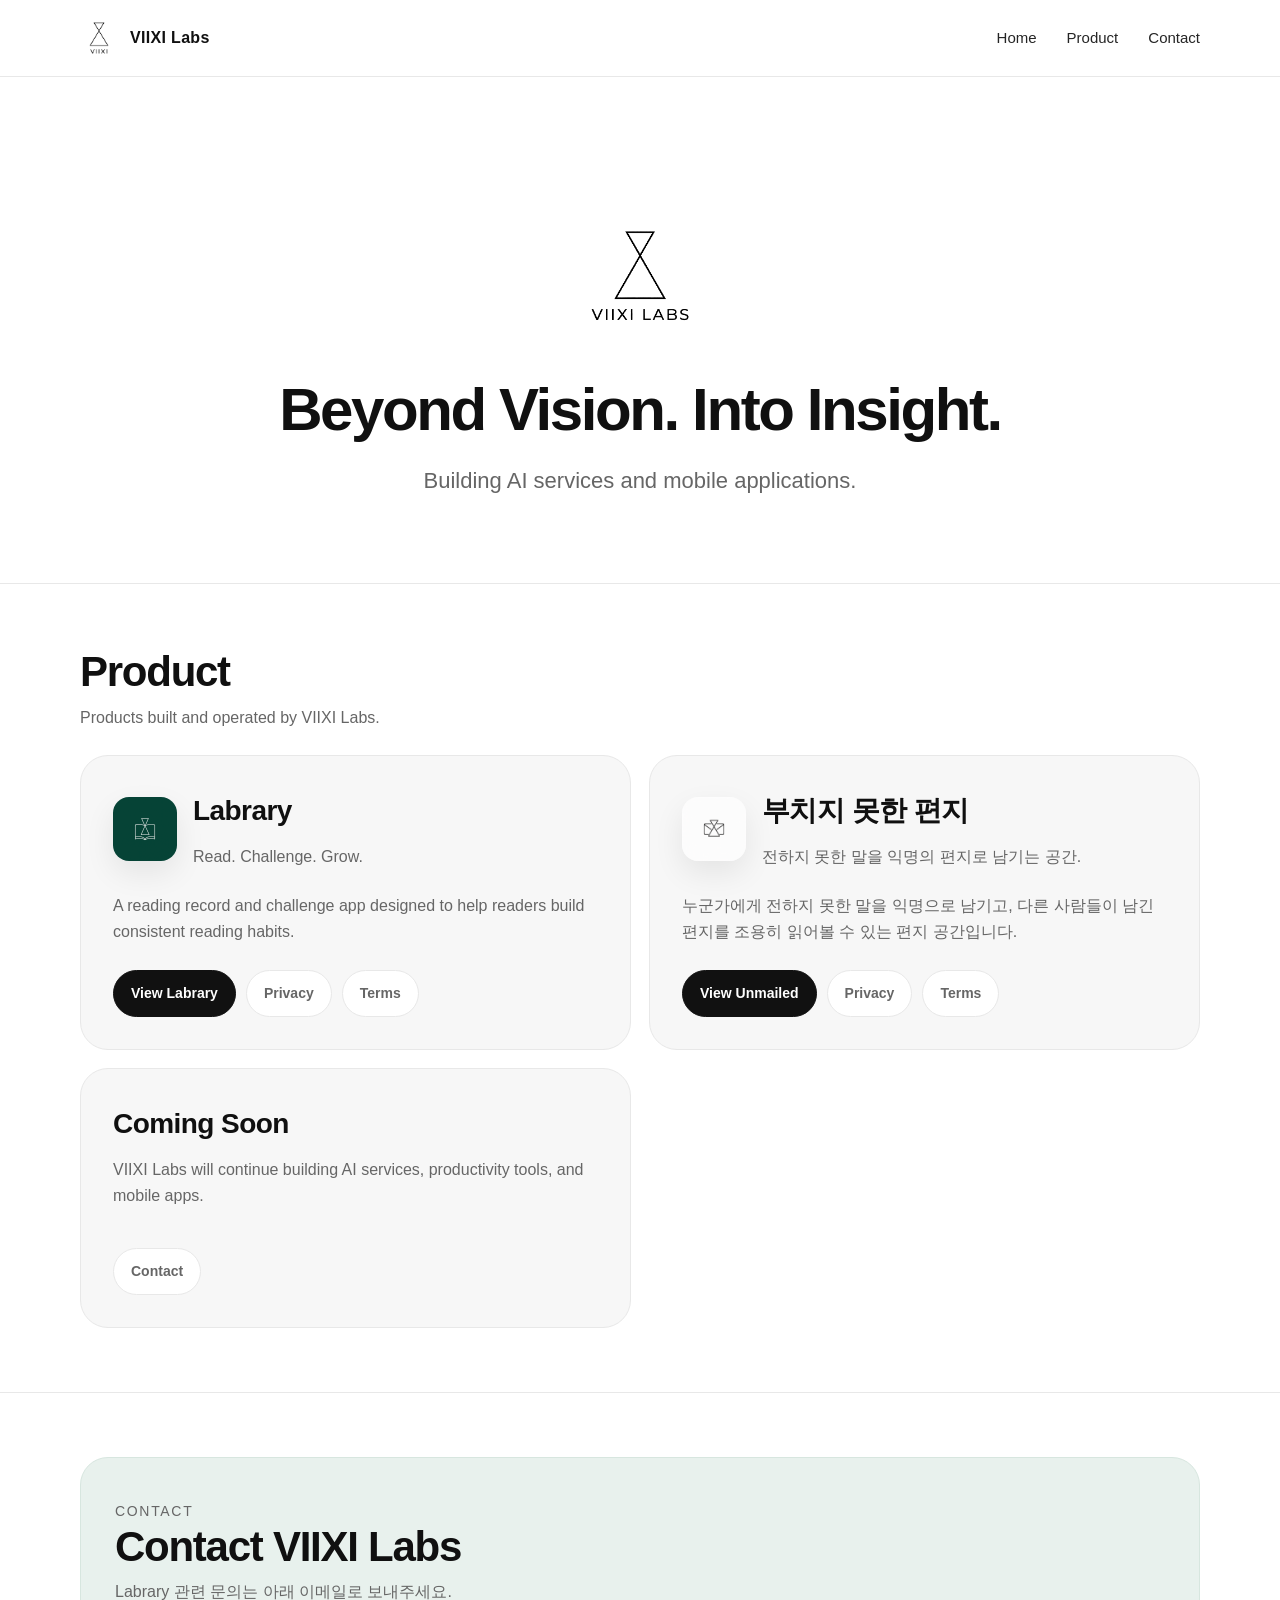
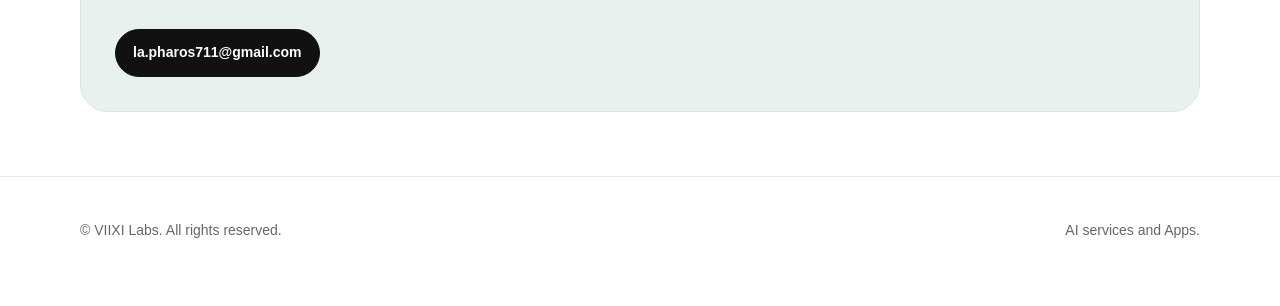
<file: index.html>
<!doctype html>
<html lang="ko">
<head>
  <meta charset="utf-8">
  <meta name="viewport" content="width=device-width, initial-scale=1">

  <title>VIIXI Labs | AI Services & Apps</title>
  <meta name="description" content="VIIXI Labs builds AI services and mobile applications.">

  <!-- Favicon -->
  <link rel="icon" type="image/png" href="/assets/only_logo.png">

  <!-- Stylesheet -->
  <link rel="stylesheet" href="/style.css">
</head>
<body>
  <header class="nav-wrap">
    <div class="container nav">
      <a class="brand" href="/">
        <img src="/assets/viixi-logo.png" alt="VIIXI Labs logo">
        <span>VIIXI Labs</span>
      </a>
      <nav class="nav-links">
        <a href="/">Home</a>
        <a href="/#product">Product</a>
        <a href="/#contact">Contact</a>
      </nav>
    </div>
  </header>
  
<main>
  <section class="container hero" id="home">
    <img class="hero-logo" src="/assets/viixi-labs-logo-transparent.png" alt="VIIXI logo">
    <h1>Beyond Vision. Into Insight.</h1>
    <p>Building AI services and mobile applications.</p>
  </section>

  <section class="section" id="product">
    <div class="container">
      <div class="section-head">
        <div>
          <h2>Product</h2>
          <p class="section-desc">Products built and operated by VIIXI Labs.</p>
        </div>
      </div>

      <div class="grid">
        <article class="card">
          <div>
            <div class="product-title-row">
              <img class="app-icon" src="/assets/labrary-icon.png" alt="Labrary app icon">
              <div>
                <h3>Labrary</h3>
                <p>Read. Challenge. Grow.</p>
              </div>
            </div>
            <p style="margin-top: 22px;">A reading record and challenge app designed to help readers build consistent reading habits.</p>
          </div>
          <div class="button-row">
            <a class="button dark" href="/labrary/">View Labrary</a>
            <a class="button secondary" href="/labrary/privacy/">Privacy</a>
            <a class="button secondary" href="/labrary/terms/">Terms</a>
          </div>
        </article>

        <article class="card">
  <div>
    <div class="product-title-row">
      <img class="app-icon" src="/assets/unmailed-icon.png" alt="Unmailed app icon">
      <div>
        <h3>부치지 못한 편지</h3>
        <p>전하지 못한 말을 익명의 편지로 남기는 공간.</p>
      </div>
    </div>

    <p style="margin-top: 22px;">
      누군가에게 전하지 못한 말을 익명으로 남기고,
      다른 사람들이 남긴 편지를 조용히 읽어볼 수 있는 편지 공간입니다.
    </p>
  </div>

  <div class="button-row">
    <a class="button dark" href="/unmailed/">View Unmailed</a>
    <a class="button secondary" href="/unmailed/privacy/">Privacy</a>
    <a class="button secondary" href="/unmailed/terms/">Terms</a>
  </div>
</article>
        

        <article class="card">
          <div>
            <h3>Coming Soon</h3>
            <p>VIIXI Labs will continue building AI services, productivity tools, and mobile apps.</p>
          </div>
          <div class="button-row">
            <a class="button secondary" href="#contact">Contact</a>
          </div>
        </article>
      </div>
    </div>
  </section>

  <section class="section" id="contact">
    <div class="container">
      <div class="contact-box">
        <p class="eyebrow">Contact</p>
        <h2>Contact VIIXI Labs</h2>
        <p>Labrary 관련 문의는 아래 이메일로 보내주세요.</p>
        <div class="button-row">
          <a class="button dark" href="mailto:la.pharos711@gmail.com">la.pharos711@gmail.com</a>
        </div>
      </div>
    </div>
  </section>
</main>

  <footer class="footer">
    <div class="container footer-inner">
      <div>© VIIXI Labs. All rights reserved.</div>
      <div>AI services and Apps.</div>
    </div>
  </footer>
</body>
</html>
</file>
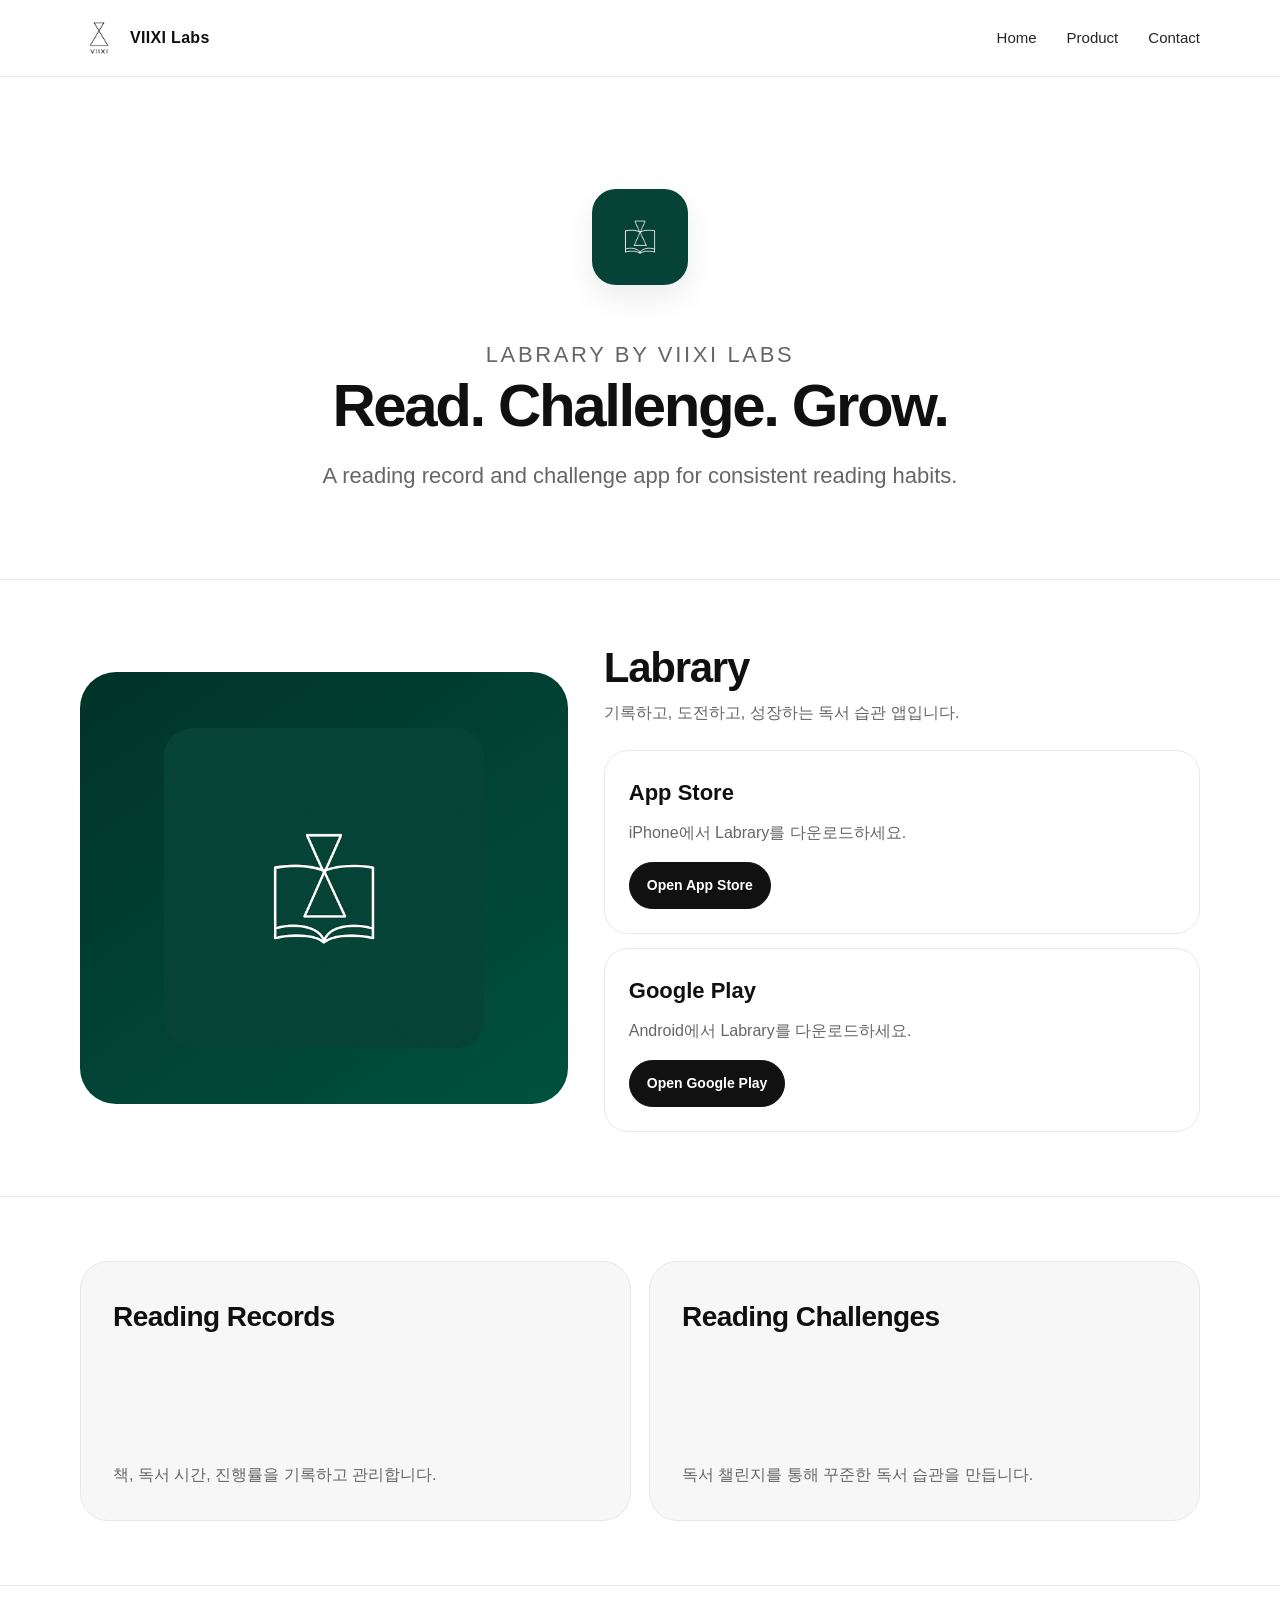
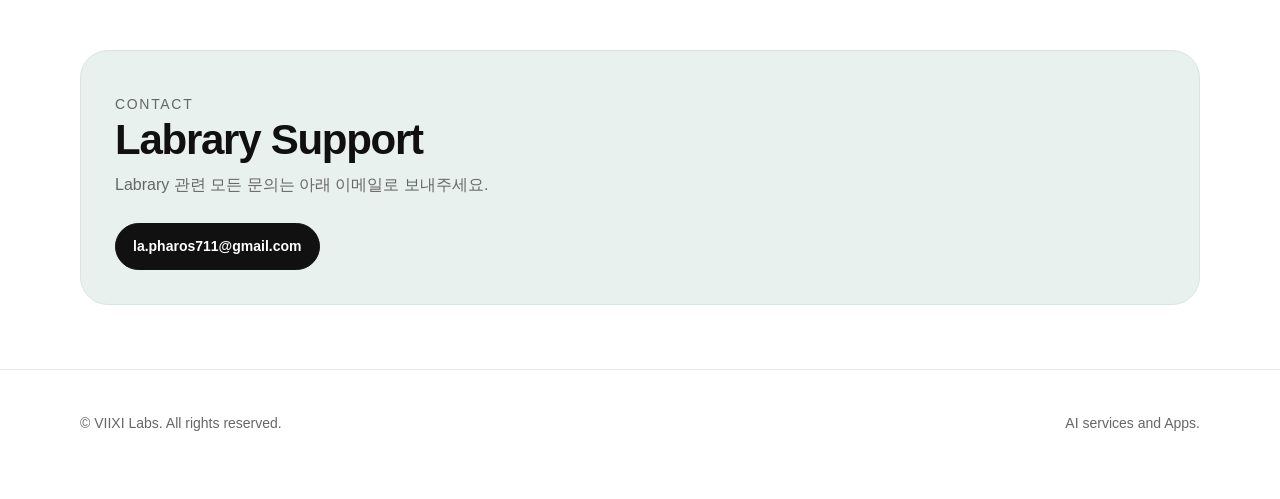
<file: labrary/index.html>
<!doctype html>
<html lang="ko">
<head>
  <meta charset="utf-8">
  <meta name="viewport" content="width=device-width, initial-scale=1">
  <title>Labrary | Read. Challenge. Grow.</title>
  <meta name="description" content="Labrary is a reading record and challenge app by VIIXI Labs.">
  <link rel="stylesheet" href="/style.css">
</head>
<body>
  <header class="nav-wrap">
    <div class="container nav">
      <a class="brand" href="/">
        <img src="/assets/viixi-logo.png" alt="VIIXI Labs logo">
        <span>VIIXI Labs</span>
      </a>
      <nav class="nav-links">
        <a href="/">Home</a>
        <a href="/#product">Product</a>
        <a href="/#contact">Contact</a>
      </nav>
    </div>
  </header>
  
<main>
  <section class="container hero">
    <img class="app-icon" src="/assets/labrary-icon.png" alt="Labrary app icon" style="width:96px;height:96px;border-radius:24px;margin-bottom:24px;">
    <p class="eyebrow">Labrary by VIIXI Labs</p>
    <h1>Read. Challenge. Grow.</h1>
    <p>A reading record and challenge app for consistent reading habits.</p>
  </section>

  <section class="section">
    <div class="container split">
      <div class="labrary-panel">
        <img src="/assets/labrary-icon.png" alt="Labrary icon">
      </div>

      <div>
        <h2>Labrary</h2>
        <p class="section-desc">기록하고, 도전하고, 성장하는 독서 습관 앱입니다.</p>

        <div class="store-card" style="margin-top:24px;">
          <h3>App Store</h3>
          <p>iPhone에서 Labrary를 다운로드하세요.</p>
          <a class="button dark" href="https://apps.apple.com/kr/app/id6758513187" target="_blank" rel="noopener">Open App Store</a>
        </div>

        <div class="store-card">
          <h3>Google Play</h3>
          <p>Android에서 Labrary를 다운로드하세요.</p>
          <a class="button dark" href="https://play.google.com/store/apps/details?id=com.la_pharos.labrary" target="_blank" rel="noopener">Open Google Play</a>
        </div>
      </div>
    </div>
  </section>

  <section class="section">
    <div class="container">
      <div class="grid">
        <article class="card">
          <h3>Reading Records</h3>
          <p>책, 독서 시간, 진행률을 기록하고 관리합니다.</p>
        </article>
        <article class="card">
          <h3>Reading Challenges</h3>
          <p>독서 챌린지를 통해 꾸준한 독서 습관을 만듭니다.</p>
        </article>
      </div>
    </div>
  </section>

  <section class="section" id="contact">
    <div class="container">
      <div class="contact-box">
        <p class="eyebrow">Contact</p>
        <h2>Labrary Support</h2>
        <p>Labrary 관련 모든 문의는 아래 이메일로 보내주세요.</p>
        <div class="button-row">
          <a class="button dark" href="mailto:la.pharos711@gmail.com">la.pharos711@gmail.com</a>
        </div>
      </div>
    </div>
  </section>
</main>

  <footer class="footer">
    <div class="container footer-inner">
      <div>© VIIXI Labs. All rights reserved.</div>
      <div>AI services and Apps.</div>
    </div>
  </footer>
</body>
</html>
</file>
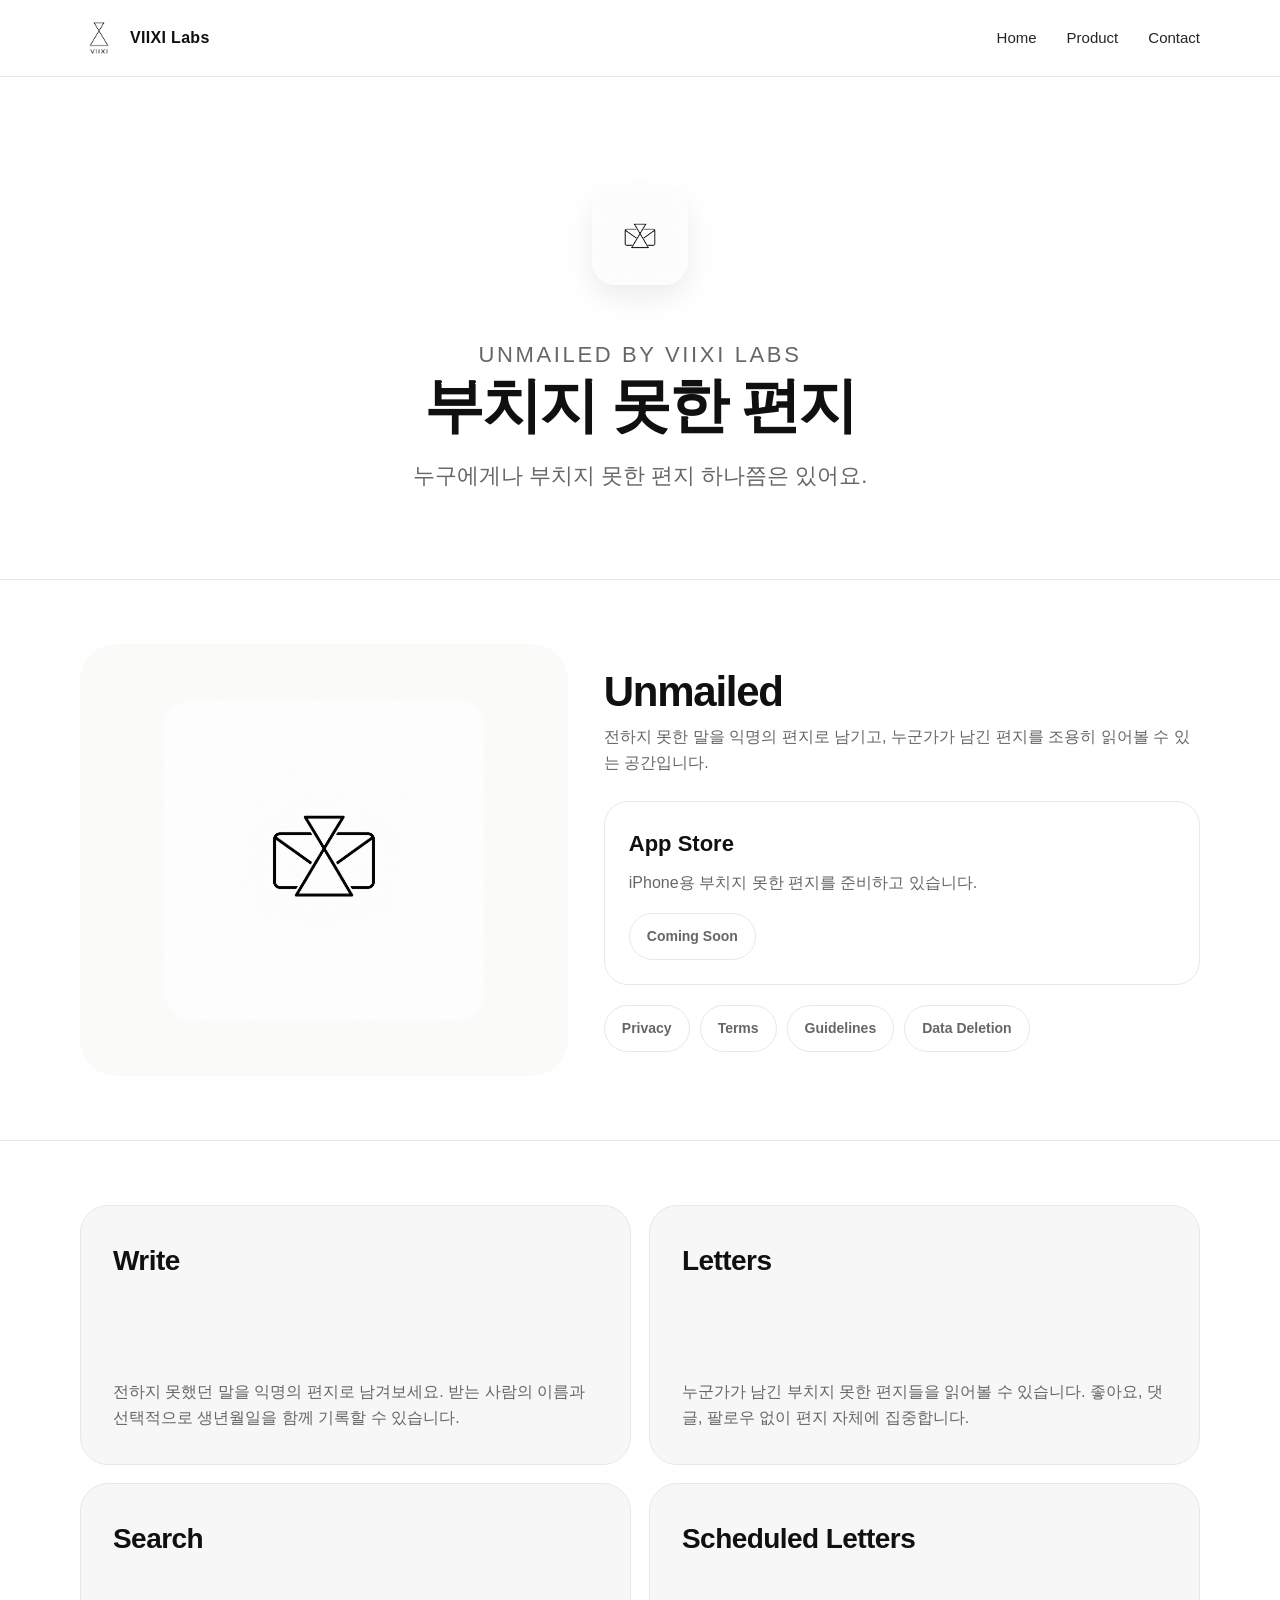
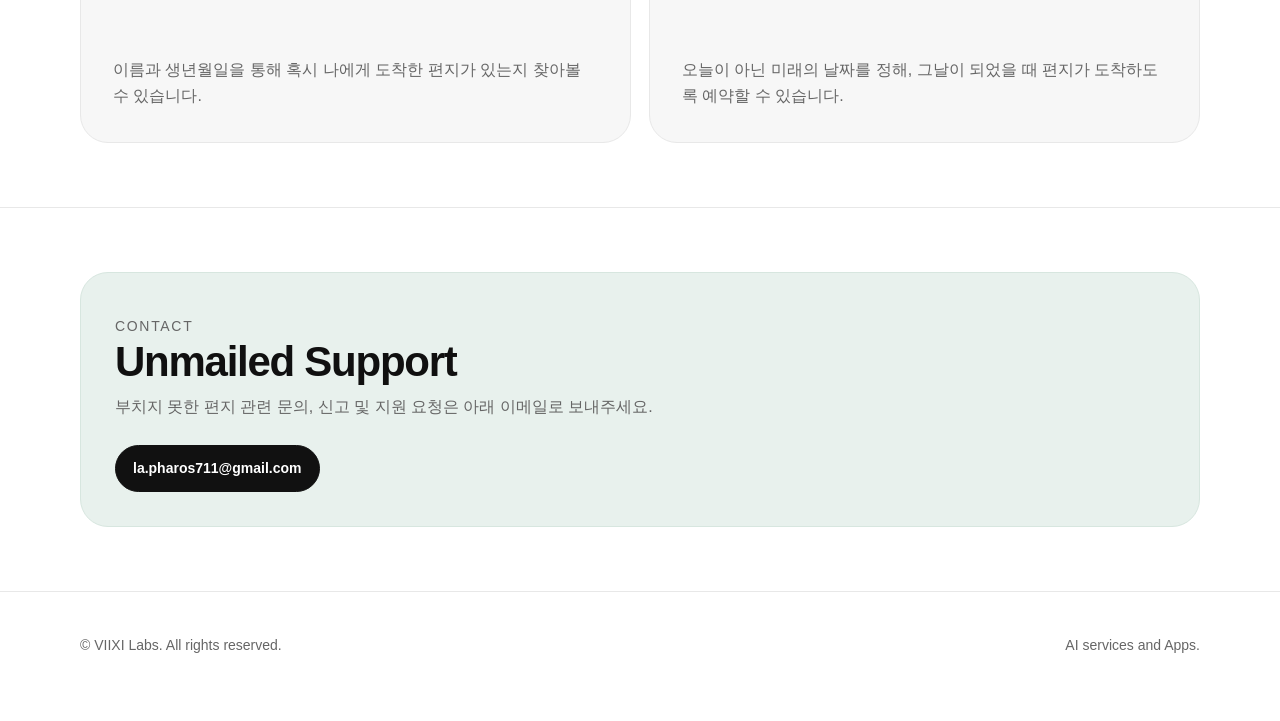
<file: unmailed/index.html>
<!doctype html>
<html lang="ko">
<head>
  <meta charset="utf-8">
  <meta name="viewport" content="width=device-width, initial-scale=1">
  <title>부치지 못한 편지 | Unmailed</title>
  <meta
    name="description"
    content="부치지 못한 편지는 전하지 못한 말을 익명의 편지로 남기는 앱입니다."
  >
  <link rel="stylesheet" href="/style.css?v=20261008-2">
</head>

<body>
  <header class="nav-wrap">
    <div class="container nav">
      <a class="brand" href="/">
        <img src="/assets/viixi-logo.png" alt="VIIXI Labs logo">
        <span>VIIXI Labs</span>
      </a>

      <nav class="nav-links">
        <a href="/">Home</a>
        <a href="/#product">Product</a>
        <a href="/#contact">Contact</a>
      </nav>
    </div>
  </header>

  <main>
    <section class="container hero">
      <img
        class="app-icon"
        src="/assets/unmailed-icon.png"
        alt="부치지 못한 편지 앱 아이콘"
        style="width:96px;height:96px;border-radius:24px;margin-bottom:24px;"
      >

      <p class="eyebrow">Unmailed by VIIXI Labs</p>

      <h1>부치지 못한 편지</h1>

      <p>
        누구에게나 부치지 못한 편지 하나쯤은 있어요.
      </p>
    </section>

    <section class="section">
      <div class="container split">
        <div class="labrary-panel unmailed-panel">
          <img
            src="/assets/unmailed-icon.png"
            alt="부치지 못한 편지 아이콘"
          >
        </div>

        <div>
          <h2>Unmailed</h2>

          <p class="section-desc">
            전하지 못한 말을 익명의 편지로 남기고,
            누군가가 남긴 편지를 조용히 읽어볼 수 있는 공간입니다.
          </p>

          <div class="store-card" style="margin-top:24px;">
            <h3>App Store</h3>
            <p>iPhone용 부치지 못한 편지를 준비하고 있습니다.</p>
            <span class="button secondary">Coming Soon</span>
          </div>

          
<div class="button-row" style="margin-top:20px;">
  <a class="button secondary" href="/unmailed/privacy/">
    Privacy
  </a>

  <a class="button secondary" href="/unmailed/terms/">
    Terms
  </a>

  <a
    class="button secondary"
    href="/unmailed/community-guidelines/"
  >
    Guidelines
  </a>

  <a
    class="button secondary"
    href="/unmailed/data-deletion/"
  >
    Data Deletion
  </a>
</div>

        </div>
      </div>
    </section>

    <section class="section">
      <div class="container">
        <div class="grid">

          <article class="card">
            <h3>Write</h3>
            <p>
              전하지 못했던 말을 익명의 편지로 남겨보세요.
              받는 사람의 이름과 선택적으로 생년월일을 함께 기록할 수 있습니다.
            </p>
          </article>

          <article class="card">
            <h3>Letters</h3>
            <p>
              누군가가 남긴 부치지 못한 편지들을 읽어볼 수 있습니다.
              좋아요, 댓글, 팔로우 없이 편지 자체에 집중합니다.
            </p>
          </article>

          <article class="card">
            <h3>Search</h3>
            <p>
              이름과 생년월일을 통해 혹시 나에게 도착한 편지가 있는지 찾아볼 수 있습니다.
            </p>
          </article>

          <article class="card">
            <h3>Scheduled Letters</h3>
            <p>
              오늘이 아닌 미래의 날짜를 정해,
              그날이 되었을 때 편지가 도착하도록 예약할 수 있습니다.
            </p>
          </article>

        </div>
      </div>
    </section>

    <section class="section" id="contact">
      <div class="container">
        <div class="contact-box">
          <p class="eyebrow">Contact</p>

          <h2>Unmailed Support</h2>

          <p>
            부치지 못한 편지 관련 문의, 신고 및 지원 요청은
            아래 이메일로 보내주세요.
          </p>

          <div class="button-row">
            <a
              class="button dark"
              href="mailto:la.pharos711@gmail.com"
            >
              la.pharos711@gmail.com
            </a>
          </div>
        </div>
      </div>
    </section>
  </main>

  <footer class="footer">
    <div class="container footer-inner">
      <div>© VIIXI Labs. All rights reserved.</div>
      <div>AI services and Apps.</div>
    </div>
  </footer>
</body>
</html>
</file>
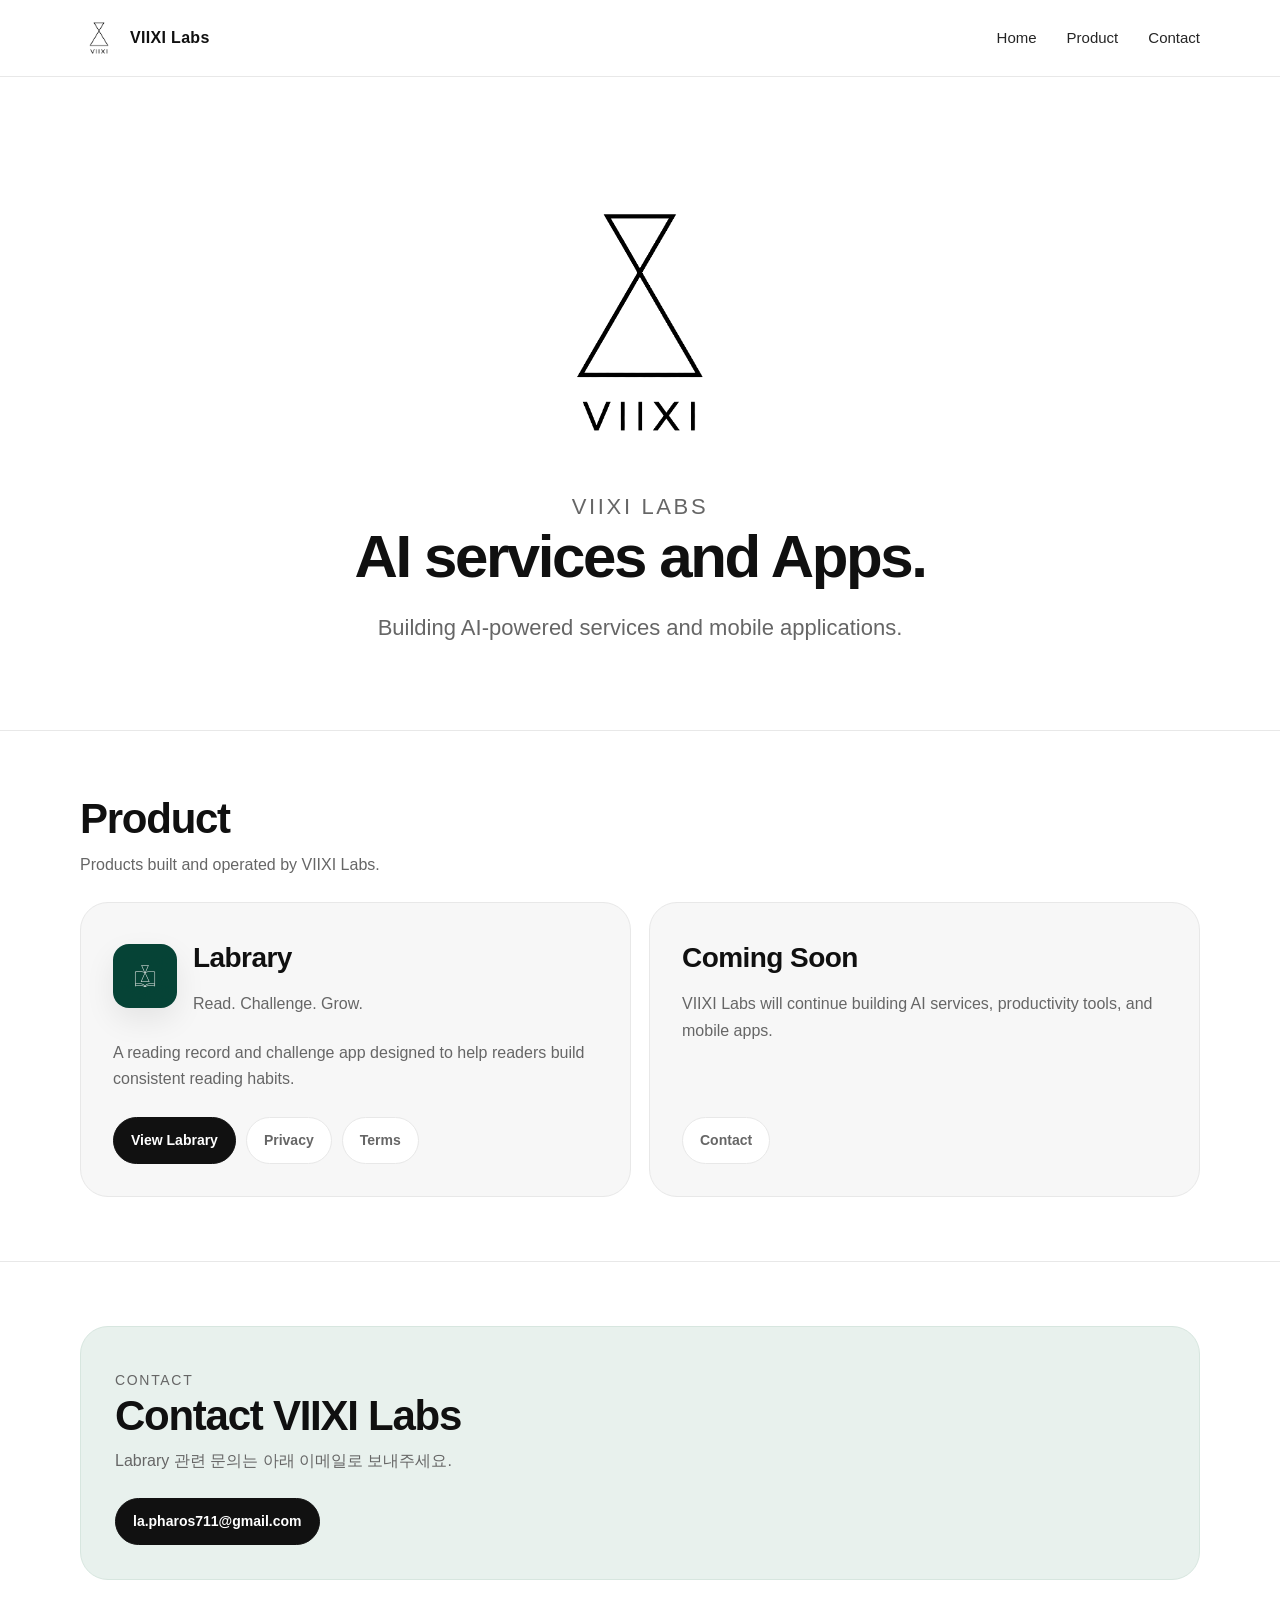
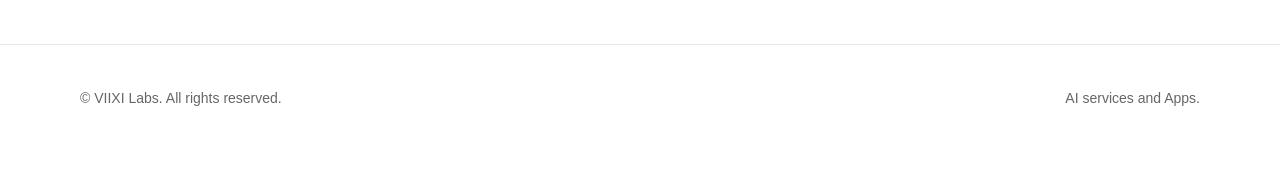
<file: viixi-site-v2/index.html>
<!doctype html>
<html lang="ko">
<head>
  <meta charset="utf-8">
  <meta name="viewport" content="width=device-width, initial-scale=1">
  <title>VIIXI Labs | AI services and Apps</title>
  <meta name="description" content="VIIXI Labs builds AI services and Apps.">
  <link rel="stylesheet" href="/style.css">
</head>
<body>
  <header class="nav-wrap">
    <div class="container nav">
      <a class="brand" href="/">
        <img src="/assets/viixi-logo.png" alt="VIIXI Labs logo">
        <span>VIIXI Labs</span>
      </a>
      <nav class="nav-links">
        <a href="/">Home</a>
        <a href="/#product">Product</a>
        <a href="/#contact">Contact</a>
      </nav>
    </div>
  </header>
  
<main>
  <section class="container hero" id="home">
    <img class="hero-logo" src="/assets/viixi-logo.png" alt="VIIXI logo">
    <p class="eyebrow">VIIXI Labs</p>
    <h1>AI services and Apps.</h1>
    <p>Building AI-powered services and mobile applications.</p>
  </section>

  <section class="section" id="product">
    <div class="container">
      <div class="section-head">
        <div>
          <h2>Product</h2>
          <p class="section-desc">Products built and operated by VIIXI Labs.</p>
        </div>
      </div>

      <div class="grid">
        <article class="card">
          <div>
            <div class="product-title-row">
              <img class="app-icon" src="/assets/labrary-icon.png" alt="Labrary app icon">
              <div>
                <h3>Labrary</h3>
                <p>Read. Challenge. Grow.</p>
              </div>
            </div>
            <p style="margin-top: 22px;">A reading record and challenge app designed to help readers build consistent reading habits.</p>
          </div>
          <div class="button-row">
            <a class="button dark" href="/labrary/">View Labrary</a>
            <a class="button secondary" href="/labrary/privacy/">Privacy</a>
            <a class="button secondary" href="/labrary/terms/">Terms</a>
          </div>
        </article>

        <article class="card">
          <div>
            <h3>Coming Soon</h3>
            <p>VIIXI Labs will continue building AI services, productivity tools, and mobile apps.</p>
          </div>
          <div class="button-row">
            <a class="button secondary" href="#contact">Contact</a>
          </div>
        </article>
      </div>
    </div>
  </section>

  <section class="section" id="contact">
    <div class="container">
      <div class="contact-box">
        <p class="eyebrow">Contact</p>
        <h2>Contact VIIXI Labs</h2>
        <p>Labrary 관련 문의는 아래 이메일로 보내주세요.</p>
        <div class="button-row">
          <a class="button dark" href="mailto:la.pharos711@gmail.com">la.pharos711@gmail.com</a>
        </div>
      </div>
    </div>
  </section>
</main>

  <footer class="footer">
    <div class="container footer-inner">
      <div>© VIIXI Labs. All rights reserved.</div>
      <div>AI services and Apps.</div>
    </div>
  </footer>
</body>
</html>
</file>
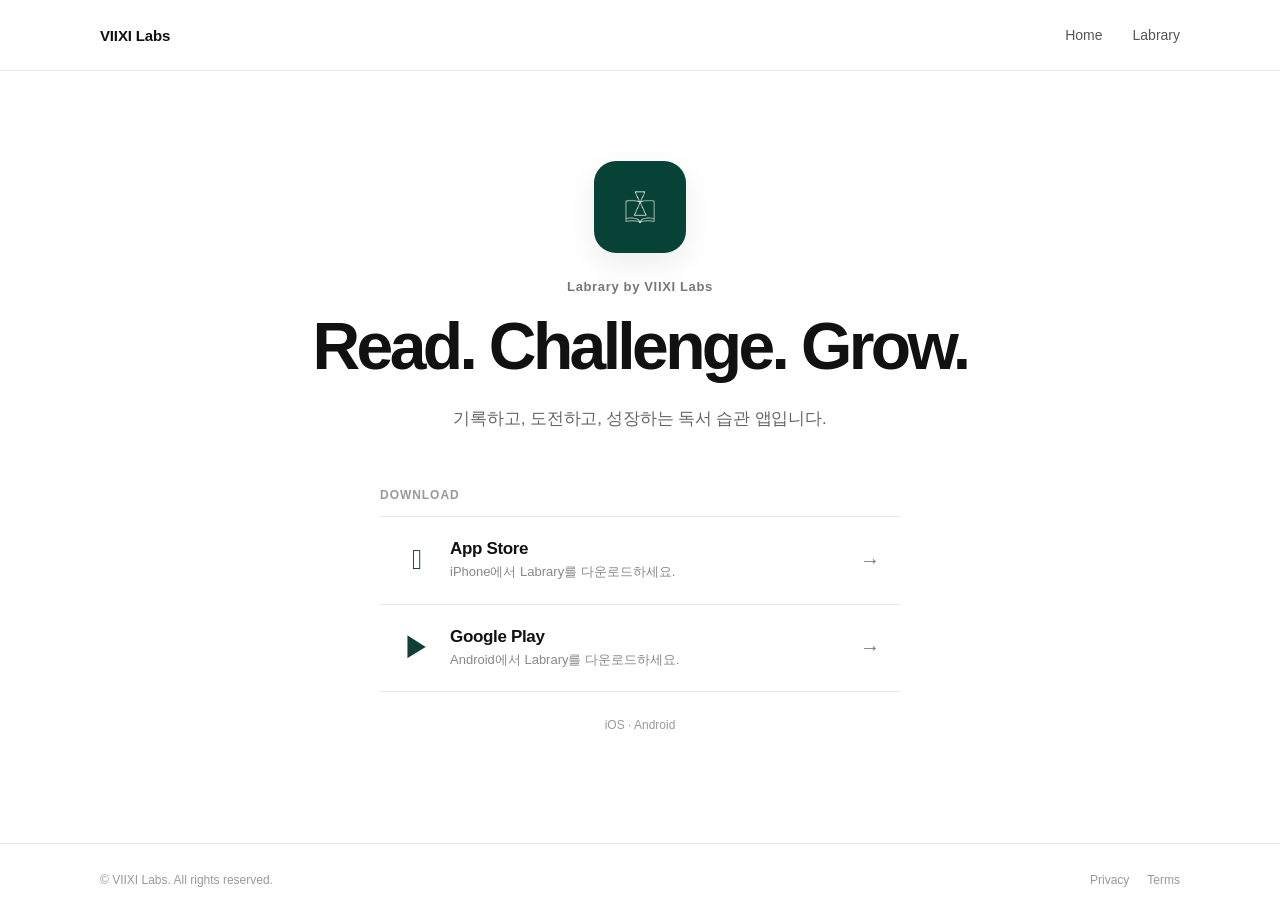
<file: labrary/download/index.html>
<!DOCTYPE html>
<html lang="ko">
<head>
  <meta charset="UTF-8" />
  <meta name="viewport" content="width=device-width, initial-scale=1.0" />

  <title>Labrary | Download</title>

  <meta
    name="description"
    content="Labrary - 기록하고, 도전하고, 성장하는 독서 습관 앱."
  />

  <style>
    :root {
      --bg: #ffffff;
      --text: #111111;
      --muted: #777777;
      --line: #e9e9e9;
      --soft: #f7f7f5;
      --green: #113f36;
    }

    * {
      box-sizing: border-box;
    }

    html,
    body {
      margin: 0;
      padding: 0;
    }

    body {
      min-height: 100vh;
      background: var(--bg);
      color: var(--text);

      font-family:
        -apple-system,
        BlinkMacSystemFont,
        "Segoe UI",
        Roboto,
        "Noto Sans KR",
        "Apple SD Gothic Neo",
        Arial,
        sans-serif;

      -webkit-font-smoothing: antialiased;
    }

    a {
      color: inherit;
      text-decoration: none;
    }

    /* =========================================
       Layout
       ========================================= */

    .page {
      min-height: 100vh;
      display: flex;
      flex-direction: column;
    }

    .container {
      width: min(1080px, calc(100% - 48px));
      margin: 0 auto;
    }

    /* =========================================
       Header
       ========================================= */

    .header {
      border-bottom: 1px solid var(--line);
    }

    .header-inner {
      height: 70px;

      display: flex;
      align-items: center;
      justify-content: space-between;
    }

    .brand {
      font-size: 15px;
      font-weight: 650;
      letter-spacing: -0.01em;
    }

    .nav {
      display: flex;
      align-items: center;
      gap: 30px;

      font-size: 14px;
      color: #555555;
    }

    .nav a {
      transition: opacity 0.15s ease;
    }

    .nav a:hover {
      opacity: 0.55;
    }

    /* =========================================
       Main
       ========================================= */

    .main {
      flex: 1;
    }

    .hero {
      max-width: 720px;

      margin: 0 auto;
      padding: 90px 0 96px;

      text-align: center;
    }

    .app-icon {
      display: block;

      width: 92px;
      height: 92px;

      margin: 0 auto 26px;

      border-radius: 22px;
      object-fit: cover;

      box-shadow:
        0 10px 30px rgba(0, 0, 0, 0.08);
    }

    .overline {
      margin: 0 0 18px;

      color: #777777;

      font-size: 13px;
      font-weight: 600;

      letter-spacing: 0.05em;
    }

    h1 {
      margin: 0;

      font-size: clamp(42px, 6vw, 66px);
      line-height: 1.04;

      letter-spacing: -0.055em;
      font-weight: 700;
    }

    .description {
      margin: 24px auto 0;

      color: #666666;

      font-size: 17px;
      line-height: 1.7;

      letter-spacing: -0.01em;
    }

    /* =========================================
       Download
       ========================================= */

    .download-section {
      width: min(520px, 100%);

      margin: 54px auto 0;

      text-align: left;
    }

    .download-label {
      margin-bottom: 14px;

      color: #999999;

      font-size: 12px;
      font-weight: 650;

      letter-spacing: 0.08em;
      text-transform: uppercase;
    }

    .store-link {
      display: flex;
      align-items: center;
      justify-content: space-between;

      min-height: 88px;

      padding: 18px 20px;

      border-top: 1px solid var(--line);

      transition:
        background 0.16s ease,
        padding 0.16s ease;
    }

    .store-link:last-of-type {
      border-bottom: 1px solid var(--line);
    }

    .store-link:hover {
      background: var(--soft);
      padding-left: 24px;
      padding-right: 24px;
    }

    .store-left {
      display: flex;
      align-items: center;

      gap: 16px;
    }

    .store-symbol {
      width: 34px;

      flex-shrink: 0;

      color: var(--green);

      font-size: 28px;
      text-align: center;
    }

    .store-name {
      display: block;

      margin-bottom: 4px;

      font-size: 17px;
      font-weight: 650;

      letter-spacing: -0.02em;
    }

    .store-copy {
      display: block;

      color: #888888;

      font-size: 13px;
    }

    .arrow {
      color: #777777;

      font-size: 20px;

      transition: transform 0.15s ease;
    }

    .store-link:hover .arrow {
      transform: translateX(3px);
    }

    /* =========================================
       Small note
       ========================================= */

    .note {
      margin-top: 24px;

      color: #999999;

      font-size: 12px;
      line-height: 1.6;

      text-align: center;
    }

    /* =========================================
       Footer
       ========================================= */

    .footer {
      border-top: 1px solid var(--line);
    }

    .footer-inner {
      min-height: 72px;

      display: flex;
      align-items: center;
      justify-content: space-between;

      gap: 20px;

      color: #999999;

      font-size: 12px;
    }

    .footer-links {
      display: flex;
      gap: 18px;
    }

    .footer a:hover {
      color: #333333;
    }

    /* =========================================
       Mobile
       ========================================= */

    @media (max-width: 640px) {

      .container {
        width: min(100% - 32px, 520px);
      }

      .header-inner {
        height: 62px;
      }

      .nav {
        gap: 18px;
        font-size: 13px;
      }

      .nav .hide-mobile {
        display: none;
      }

      .hero {
        padding: 58px 0 62px;
      }

      .app-icon {
        width: 82px;
        height: 82px;

        margin-bottom: 24px;

        border-radius: 20px;
      }

      .overline {
        margin-bottom: 14px;

        font-size: 12px;
      }

      h1 {
        font-size: 44px;
      }

      .description {
        margin-top: 20px;

        font-size: 16px;
        line-height: 1.65;
      }

      .download-section {
        margin-top: 42px;
      }

      .store-link {
        min-height: 82px;

        padding-left: 8px;
        padding-right: 8px;
      }

      .store-link:hover {
        padding-left: 8px;
        padding-right: 8px;
      }

      .store-name {
        font-size: 16px;
      }

      .store-copy {
        font-size: 12px;
      }

      .footer-inner {
        min-height: 82px;

        flex-direction: column;
        align-items: flex-start;
        justify-content: center;

        gap: 8px;
      }
    }
  </style>
</head>

<body>

  <div class="page">

    <!-- Header -->

    <header class="header">
      <div class="container header-inner">

        <a
          href="https://viixi.kr/"
          class="brand"
        >
          VIIXI Labs
        </a>

        <nav class="nav">
          <a
            href="https://viixi.kr/"
            class="hide-mobile"
          >
            Home
          </a>

          <a href="https://viixi.kr/labrary/">
            Labrary
          </a>
        </nav>

      </div>
    </header>


    <!-- Main -->

    <main class="main">
      <div class="container">

        <section class="hero">

          <img
            src="../../assets/labrary-icon.png"
            alt="Labrary app icon"
            class="app-icon"
          />

          <p class="overline">
            Labrary by VIIXI Labs
          </p>

          <h1>
            Read. Challenge. Grow.
          </h1>

          <p class="description">
            기록하고, 도전하고, 성장하는 독서 습관 앱입니다.
          </p>


          <!-- Download -->

          <div class="download-section">

            <div class="download-label">
              Download
            </div>


            <!-- App Store -->

            <a
              class="store-link"
              href="https://apps.apple.com/kr/app/labrary-%EB%8F%85%EC%84%9C-%EA%B8%B0%EB%A1%9D-%EC%B1%8C%EB%A6%B0%EC%A7%80/id6758513187"
              target="_blank"
              rel="noopener noreferrer"
            >

              <div class="store-left">

                <div class="store-symbol">
                  
                </div>

                <div>
                  <span class="store-name">
                    App Store
                  </span>

                  <span class="store-copy">
                    iPhone에서 Labrary를 다운로드하세요.
                  </span>
                </div>

              </div>

              <span class="arrow">
                →
              </span>

            </a>


            <!-- Google Play -->

            <a
              class="store-link"
              href="https://play.google.com/store/apps/details?id=com.la_pharos.labrary"
              target="_blank"
              rel="noopener noreferrer"
            >

              <div class="store-left">

                <div class="store-symbol">
                  ▶
                </div>

                <div>
                  <span class="store-name">
                    Google Play
                  </span>

                  <span class="store-copy">
                    Android에서 Labrary를 다운로드하세요.
                  </span>
                </div>

              </div>

              <span class="arrow">
                →
              </span>

            </a>

          </div>


          <p class="note">
            iOS · Android
          </p>

        </section>

      </div>
    </main>


    <!-- Footer -->

    <footer class="footer">
      <div class="container footer-inner">

        <span>
          © VIIXI Labs. All rights reserved.
        </span>

        <div class="footer-links">

          <a href="https://viixi.kr/labrary/privacy/">
            Privacy
          </a>

          <a href="https://viixi.kr/labrary/terms/">
            Terms
          </a>

        </div>

      </div>
    </footer>

  </div>

</body>
</html>
</file>
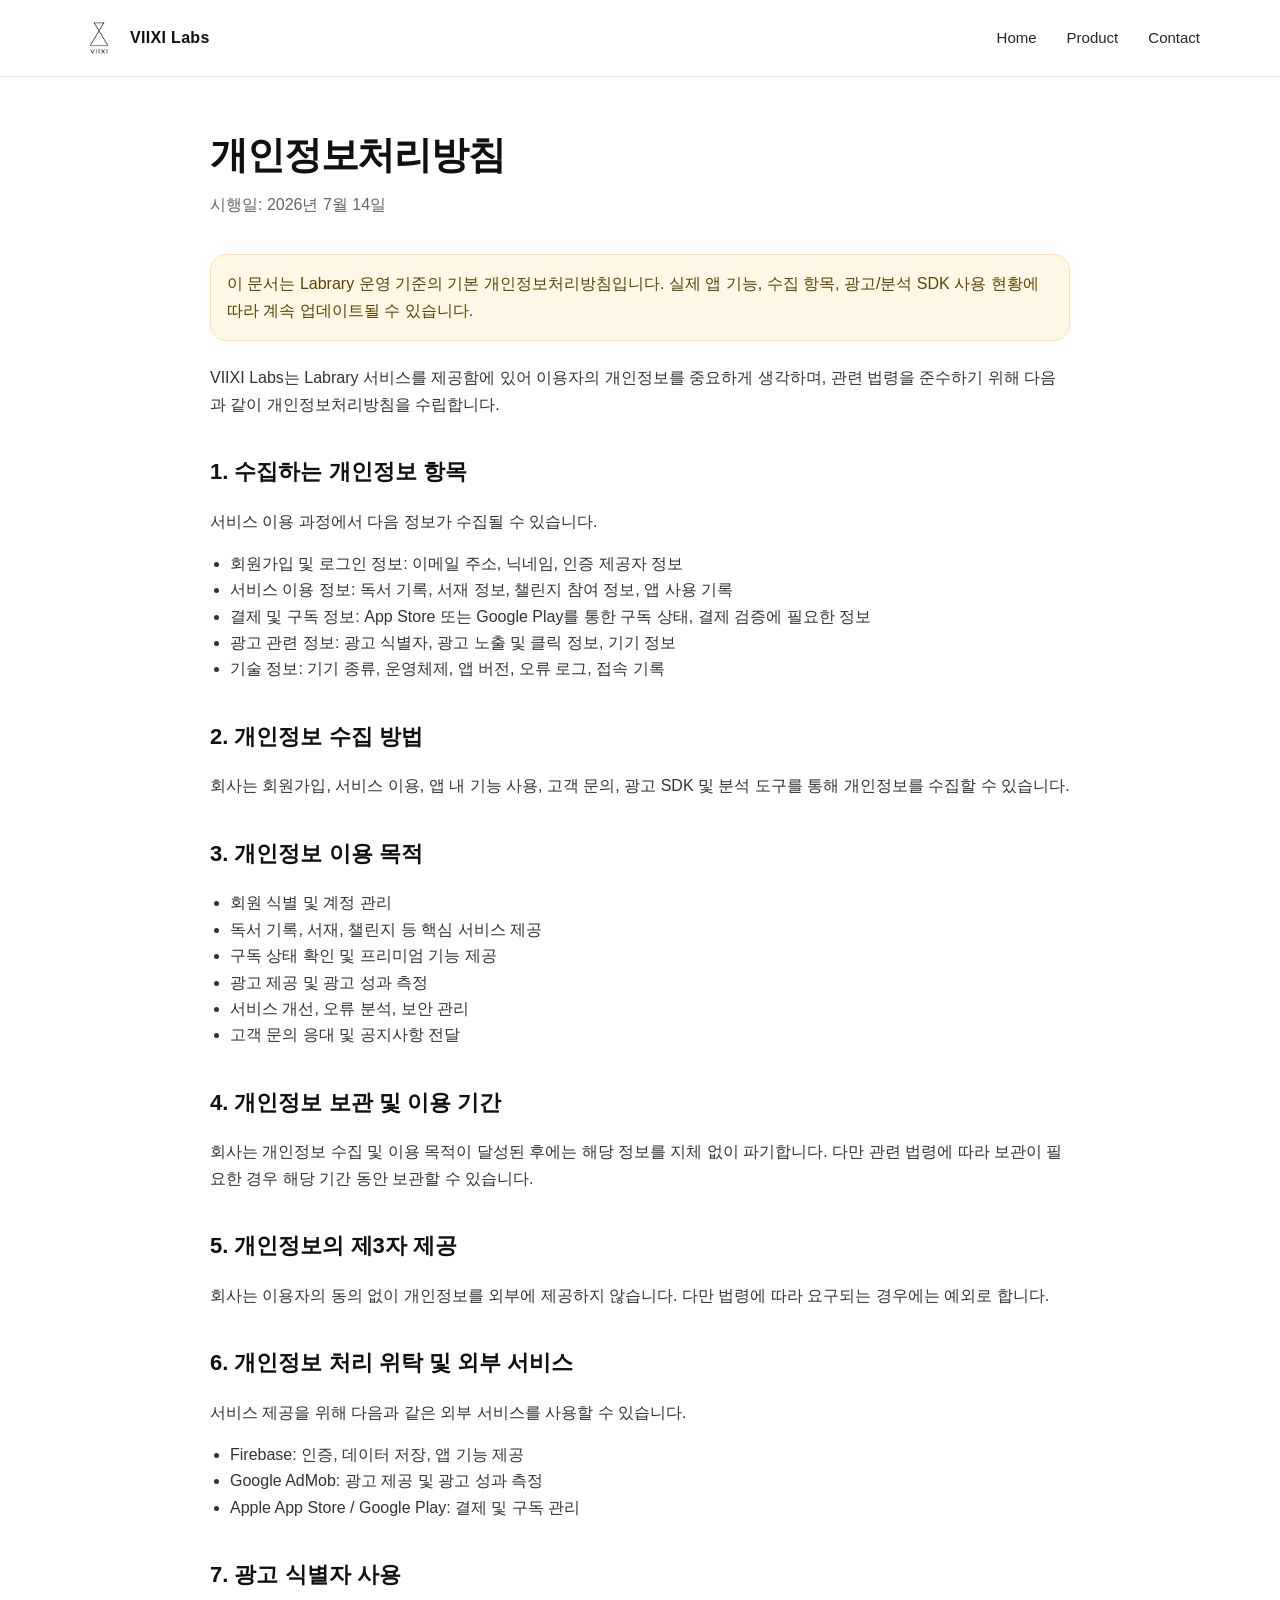
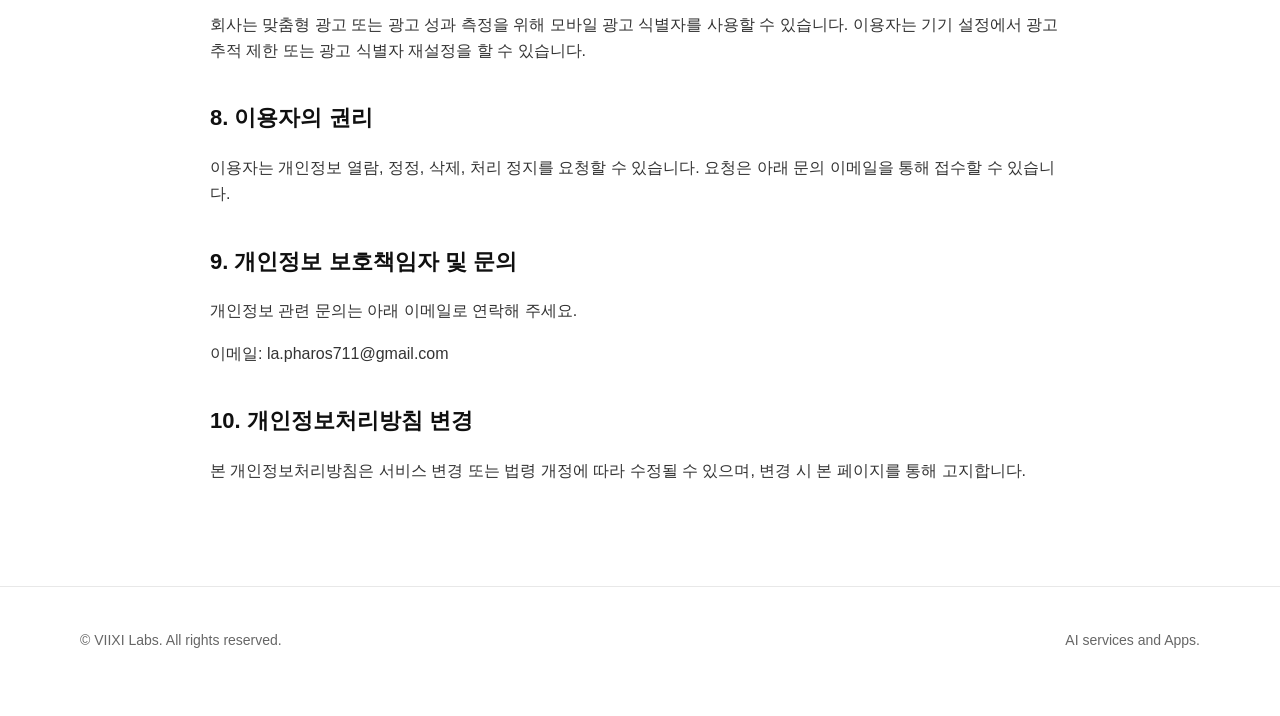
<file: labrary/privacy/index.html>
<!doctype html>
<html lang="ko">
<head>
  <meta charset="utf-8">
  <meta name="viewport" content="width=device-width, initial-scale=1">
  <title>Labrary 개인정보처리방침 | VIIXI Labs</title>
  <meta name="description" content="Labrary 개인정보처리방침">
  <link rel="stylesheet" href="/style.css">
</head>
<body>
  <header class="nav-wrap">
    <div class="container nav">
      <a class="brand" href="/">
        <img src="/assets/viixi-logo.png" alt="VIIXI Labs logo">
        <span>VIIXI Labs</span>
      </a>
      <nav class="nav-links">
        <a href="/">Home</a>
        <a href="/#product">Product</a>
        <a href="/#contact">Contact</a>
      </nav>
    </div>
  </header>
  
<main class="container legal">
  <h1>개인정보처리방침</h1>
  <p class="updated">시행일: 2026년 7월 14일</p>

  <div class="notice">
    이 문서는 Labrary 운영 기준의 기본 개인정보처리방침입니다. 실제 앱 기능, 수집 항목, 광고/분석 SDK 사용 현황에 따라 계속 업데이트될 수 있습니다.
  </div>

  <p>VIIXI Labs는 Labrary 서비스를 제공함에 있어 이용자의 개인정보를 중요하게 생각하며, 관련 법령을 준수하기 위해 다음과 같이 개인정보처리방침을 수립합니다.</p>

  <h2>1. 수집하는 개인정보 항목</h2>
  <p>서비스 이용 과정에서 다음 정보가 수집될 수 있습니다.</p>
  <ul>
    <li>회원가입 및 로그인 정보: 이메일 주소, 닉네임, 인증 제공자 정보</li>
    <li>서비스 이용 정보: 독서 기록, 서재 정보, 챌린지 참여 정보, 앱 사용 기록</li>
    <li>결제 및 구독 정보: App Store 또는 Google Play를 통한 구독 상태, 결제 검증에 필요한 정보</li>
    <li>광고 관련 정보: 광고 식별자, 광고 노출 및 클릭 정보, 기기 정보</li>
    <li>기술 정보: 기기 종류, 운영체제, 앱 버전, 오류 로그, 접속 기록</li>
  </ul>

  <h2>2. 개인정보 수집 방법</h2>
  <p>회사는 회원가입, 서비스 이용, 앱 내 기능 사용, 고객 문의, 광고 SDK 및 분석 도구를 통해 개인정보를 수집할 수 있습니다.</p>

  <h2>3. 개인정보 이용 목적</h2>
  <ul>
    <li>회원 식별 및 계정 관리</li>
    <li>독서 기록, 서재, 챌린지 등 핵심 서비스 제공</li>
    <li>구독 상태 확인 및 프리미엄 기능 제공</li>
    <li>광고 제공 및 광고 성과 측정</li>
    <li>서비스 개선, 오류 분석, 보안 관리</li>
    <li>고객 문의 응대 및 공지사항 전달</li>
  </ul>

  <h2>4. 개인정보 보관 및 이용 기간</h2>
  <p>회사는 개인정보 수집 및 이용 목적이 달성된 후에는 해당 정보를 지체 없이 파기합니다. 다만 관련 법령에 따라 보관이 필요한 경우 해당 기간 동안 보관할 수 있습니다.</p>

  <h2>5. 개인정보의 제3자 제공</h2>
  <p>회사는 이용자의 동의 없이 개인정보를 외부에 제공하지 않습니다. 다만 법령에 따라 요구되는 경우에는 예외로 합니다.</p>

  <h2>6. 개인정보 처리 위탁 및 외부 서비스</h2>
  <p>서비스 제공을 위해 다음과 같은 외부 서비스를 사용할 수 있습니다.</p>
  <ul>
    <li>Firebase: 인증, 데이터 저장, 앱 기능 제공</li>
    <li>Google AdMob: 광고 제공 및 광고 성과 측정</li>
    <li>Apple App Store / Google Play: 결제 및 구독 관리</li>
  </ul>

  <h2>7. 광고 식별자 사용</h2>
  <p>회사는 맞춤형 광고 또는 광고 성과 측정을 위해 모바일 광고 식별자를 사용할 수 있습니다. 이용자는 기기 설정에서 광고 추적 제한 또는 광고 식별자 재설정을 할 수 있습니다.</p>

  <h2>8. 이용자의 권리</h2>
  <p>이용자는 개인정보 열람, 정정, 삭제, 처리 정지를 요청할 수 있습니다. 요청은 아래 문의 이메일을 통해 접수할 수 있습니다.</p>

  <h2>9. 개인정보 보호책임자 및 문의</h2>
  <p>개인정보 관련 문의는 아래 이메일로 연락해 주세요.</p>
  <p>이메일: la.pharos711@gmail.com</p>

  <h2>10. 개인정보처리방침 변경</h2>
  <p>본 개인정보처리방침은 서비스 변경 또는 법령 개정에 따라 수정될 수 있으며, 변경 시 본 페이지를 통해 고지합니다.</p>
</main>

  <footer class="footer">
    <div class="container footer-inner">
      <div>© VIIXI Labs. All rights reserved.</div>
      <div>AI services and Apps.</div>
    </div>
  </footer>
</body>
</html>
</file>
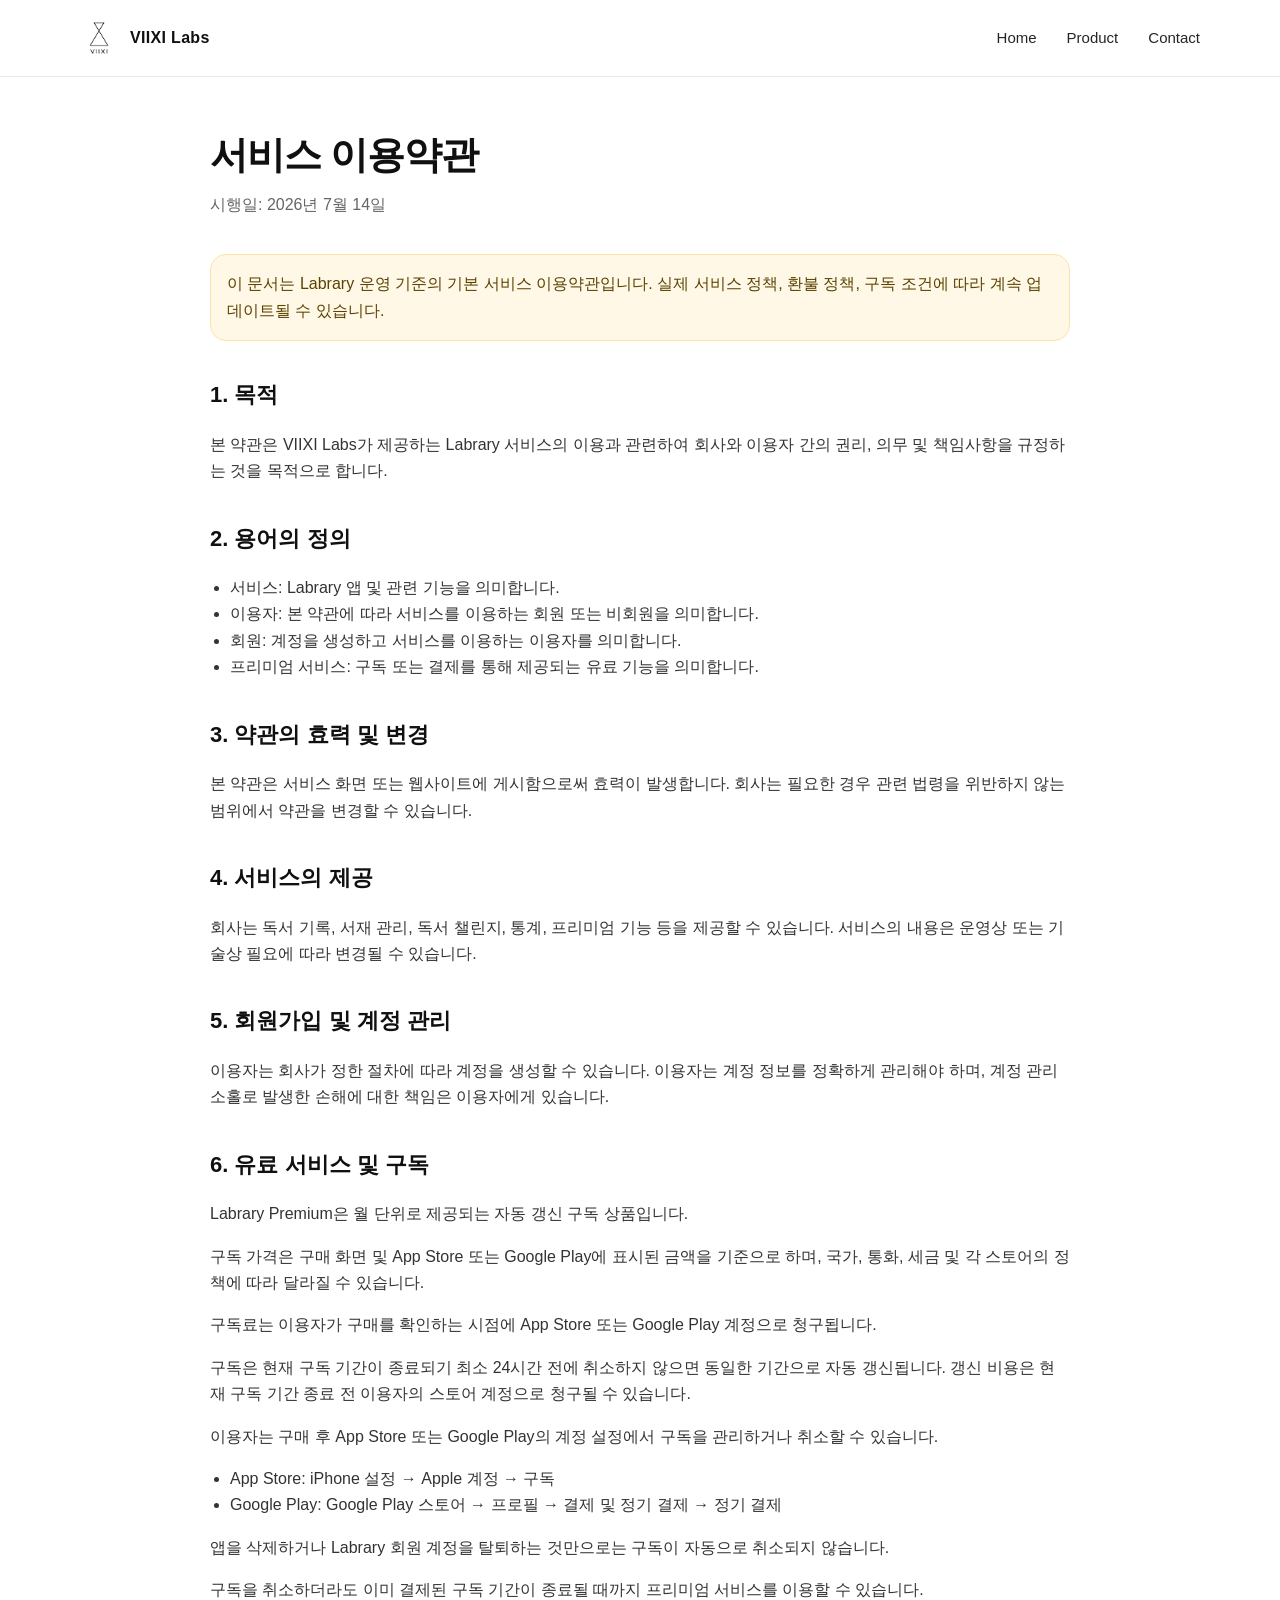
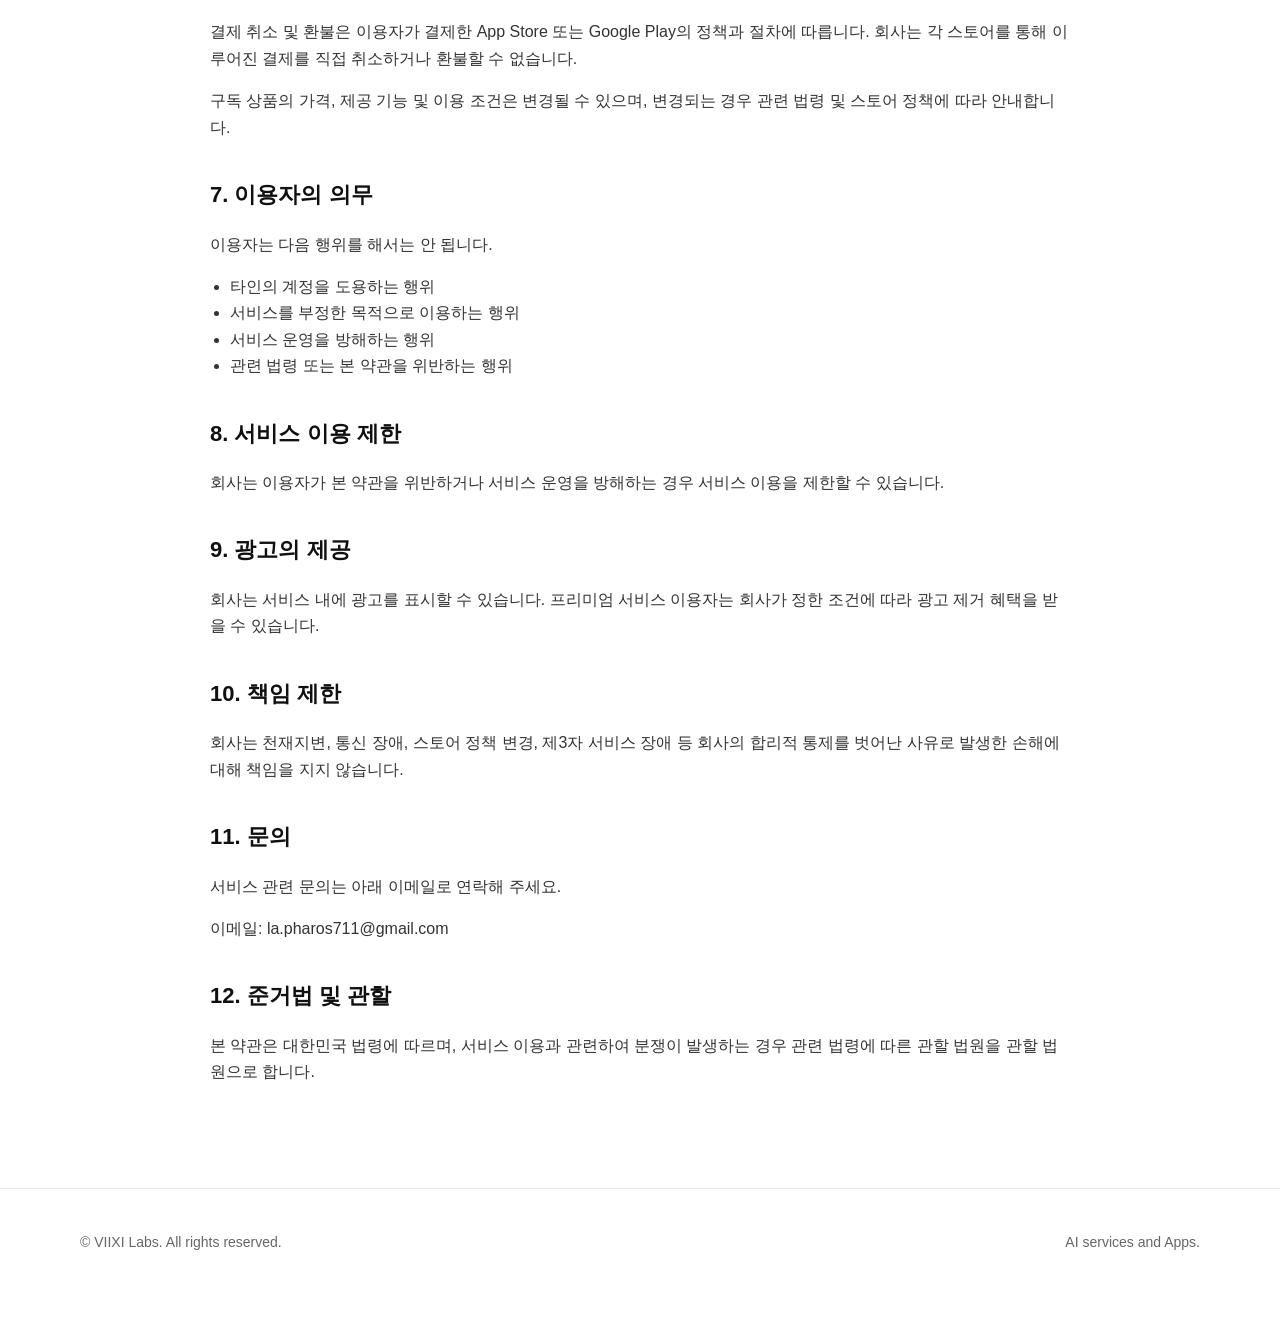
<file: labrary/terms/index.html>
<!doctype html>
<html lang="ko">
<head>
  <meta charset="utf-8">
  <meta name="viewport" content="width=device-width, initial-scale=1">
  <title>Labrary 서비스 이용약관 | VIIXI Labs</title>
  <meta name="description" content="Labrary 서비스 이용약관">
  <link rel="stylesheet" href="/style.css">
</head>
<body>
  <header class="nav-wrap">
    <div class="container nav">
      <a class="brand" href="/">
        <img src="/assets/viixi-logo.png" alt="VIIXI Labs logo">
        <span>VIIXI Labs</span>
      </a>
      <nav class="nav-links">
        <a href="/">Home</a>
        <a href="/#product">Product</a>
        <a href="/#contact">Contact</a>
      </nav>
    </div>
  </header>
  
<main class="container legal">
  <h1>서비스 이용약관</h1>
  <p class="updated">시행일: 2026년 7월 14일</p>

  <div class="notice">
    이 문서는 Labrary 운영 기준의 기본 서비스 이용약관입니다. 실제 서비스 정책, 환불 정책, 구독 조건에 따라 계속 업데이트될 수 있습니다.
  </div>

  <h2>1. 목적</h2>
  <p>본 약관은 VIIXI Labs가 제공하는 Labrary 서비스의 이용과 관련하여 회사와 이용자 간의 권리, 의무 및 책임사항을 규정하는 것을 목적으로 합니다.</p>

  <h2>2. 용어의 정의</h2>
  <ul>
    <li>서비스: Labrary 앱 및 관련 기능을 의미합니다.</li>
    <li>이용자: 본 약관에 따라 서비스를 이용하는 회원 또는 비회원을 의미합니다.</li>
    <li>회원: 계정을 생성하고 서비스를 이용하는 이용자를 의미합니다.</li>
    <li>프리미엄 서비스: 구독 또는 결제를 통해 제공되는 유료 기능을 의미합니다.</li>
  </ul>

  <h2>3. 약관의 효력 및 변경</h2>
  <p>본 약관은 서비스 화면 또는 웹사이트에 게시함으로써 효력이 발생합니다. 회사는 필요한 경우 관련 법령을 위반하지 않는 범위에서 약관을 변경할 수 있습니다.</p>

  <h2>4. 서비스의 제공</h2>
  <p>회사는 독서 기록, 서재 관리, 독서 챌린지, 통계, 프리미엄 기능 등을 제공할 수 있습니다. 서비스의 내용은 운영상 또는 기술상 필요에 따라 변경될 수 있습니다.</p>

  <h2>5. 회원가입 및 계정 관리</h2>
  <p>이용자는 회사가 정한 절차에 따라 계정을 생성할 수 있습니다. 이용자는 계정 정보를 정확하게 관리해야 하며, 계정 관리 소홀로 발생한 손해에 대한 책임은 이용자에게 있습니다.</p>

  <h2>6. 유료 서비스 및 구독</h2>

<p>
  Labrary Premium은 월 단위로 제공되는 자동 갱신 구독 상품입니다.
</p>

<p>
  구독 가격은 구매 화면 및 App Store 또는 Google Play에 표시된 금액을 기준으로 하며,
  국가, 통화, 세금 및 각 스토어의 정책에 따라 달라질 수 있습니다.
</p>

<p>
  구독료는 이용자가 구매를 확인하는 시점에 App Store 또는 Google Play 계정으로 청구됩니다.
</p>

<p>
  구독은 현재 구독 기간이 종료되기 최소 24시간 전에 취소하지 않으면
  동일한 기간으로 자동 갱신됩니다. 갱신 비용은 현재 구독 기간 종료 전
  이용자의 스토어 계정으로 청구될 수 있습니다.
</p>

<p>
  이용자는 구매 후 App Store 또는 Google Play의 계정 설정에서
  구독을 관리하거나 취소할 수 있습니다.
</p>

<ul>
  <li>
    App Store: iPhone 설정 → Apple 계정 → 구독
  </li>
  <li>
    Google Play: Google Play 스토어 → 프로필 → 결제 및 정기 결제 → 정기 결제
  </li>
</ul>

<p>
  앱을 삭제하거나 Labrary 회원 계정을 탈퇴하는 것만으로는
  구독이 자동으로 취소되지 않습니다.
</p>

<p>
  구독을 취소하더라도 이미 결제된 구독 기간이 종료될 때까지
  프리미엄 서비스를 이용할 수 있습니다.
</p>

<p>
  결제 취소 및 환불은 이용자가 결제한 App Store 또는 Google Play의
  정책과 절차에 따릅니다. 회사는 각 스토어를 통해 이루어진 결제를
  직접 취소하거나 환불할 수 없습니다.
</p>

<p>
  구독 상품의 가격, 제공 기능 및 이용 조건은 변경될 수 있으며,
  변경되는 경우 관련 법령 및 스토어 정책에 따라 안내합니다.
</p>

  <h2>7. 이용자의 의무</h2>
  <p>이용자는 다음 행위를 해서는 안 됩니다.</p>
  <ul>
    <li>타인의 계정을 도용하는 행위</li>
    <li>서비스를 부정한 목적으로 이용하는 행위</li>
    <li>서비스 운영을 방해하는 행위</li>
    <li>관련 법령 또는 본 약관을 위반하는 행위</li>
  </ul>

  <h2>8. 서비스 이용 제한</h2>
  <p>회사는 이용자가 본 약관을 위반하거나 서비스 운영을 방해하는 경우 서비스 이용을 제한할 수 있습니다.</p>

  <h2>9. 광고의 제공</h2>
  <p>회사는 서비스 내에 광고를 표시할 수 있습니다. 프리미엄 서비스 이용자는 회사가 정한 조건에 따라 광고 제거 혜택을 받을 수 있습니다.</p>

  <h2>10. 책임 제한</h2>
  <p>회사는 천재지변, 통신 장애, 스토어 정책 변경, 제3자 서비스 장애 등 회사의 합리적 통제를 벗어난 사유로 발생한 손해에 대해 책임을 지지 않습니다.</p>

  <h2>11. 문의</h2>
  <p>서비스 관련 문의는 아래 이메일로 연락해 주세요.</p>
  <p>이메일: la.pharos711@gmail.com</p>

  <h2>12. 준거법 및 관할</h2>
  <p>본 약관은 대한민국 법령에 따르며, 서비스 이용과 관련하여 분쟁이 발생하는 경우 관련 법령에 따른 관할 법원을 관할 법원으로 합니다.</p>
</main>

  <footer class="footer">
    <div class="container footer-inner">
      <div>© VIIXI Labs. All rights reserved.</div>
      <div>AI services and Apps.</div>
    </div>
  </footer>
</body>
</html>
</file>
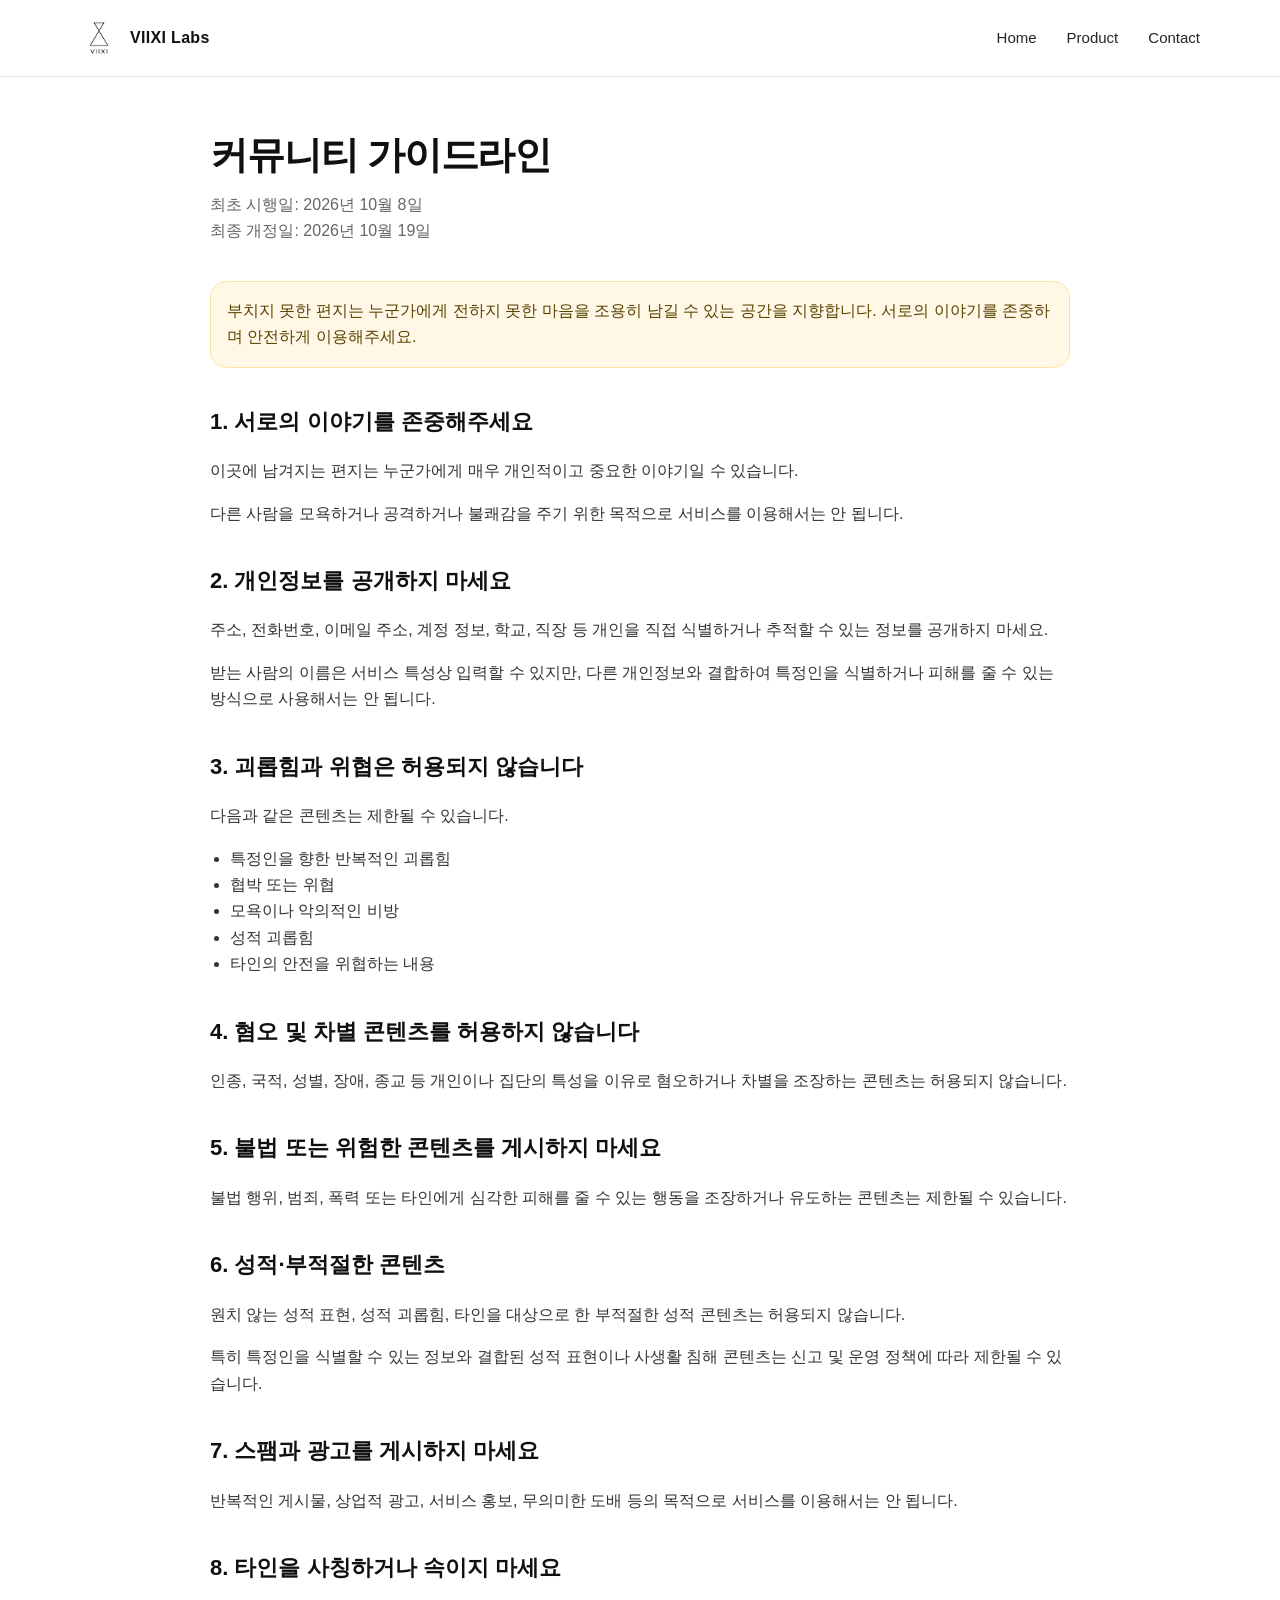
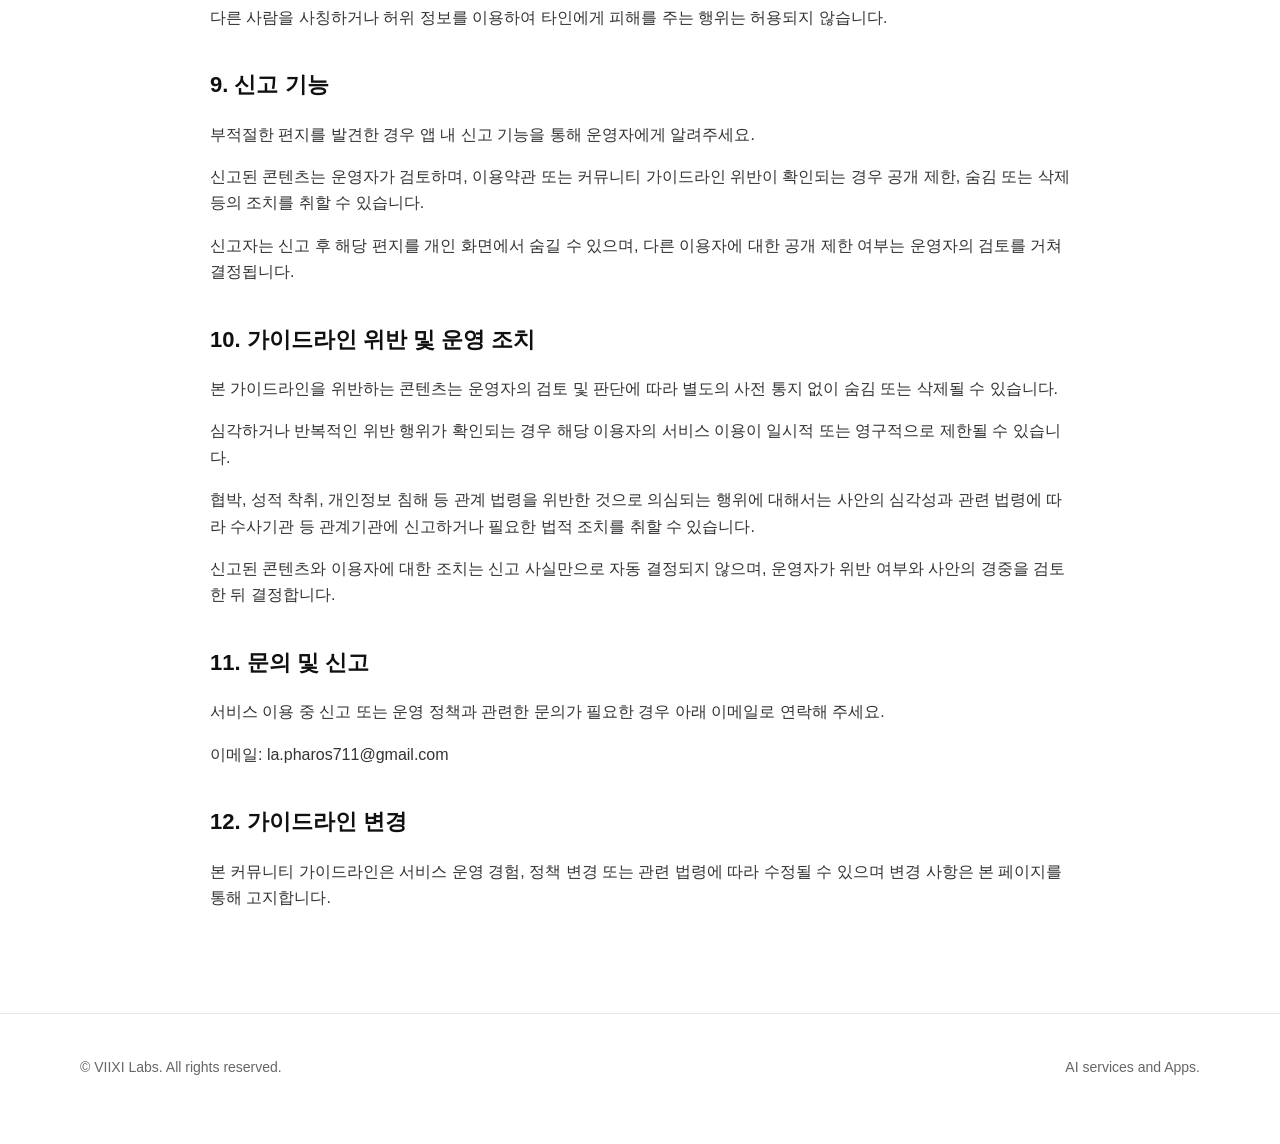
<file: unmailed/community-guidelines/index.html>
<!doctype html>
<html lang="ko">
<head>
  <meta charset="utf-8">
  <meta name="viewport" content="width=device-width, initial-scale=1">
  <title>부치지 못한 편지 커뮤니티 가이드라인 | VIIXI Labs</title>
  <meta name="description" content="부치지 못한 편지 커뮤니티 가이드라인">
  <link rel="stylesheet" href="/style.css">
</head>

<body>
  <header class="nav-wrap">
    <div class="container nav">
      <a class="brand" href="/">
        <img src="/assets/viixi-logo.png" alt="VIIXI Labs logo">
        <span>VIIXI Labs</span>
      </a>

      <nav class="nav-links">
        <a href="/">Home</a>
        <a href="/#product">Product</a>
        <a href="/#contact">Contact</a>
      </nav>
    </div>
  </header>

  <main class="container legal">
    <h1>커뮤니티 가이드라인</h1>

    <p class="updated">
  최초 시행일: 2026년 10월 8일<br>
  최종 개정일: 2026년 10월 19일
</p>

    <div class="notice">
      부치지 못한 편지는 누군가에게 전하지 못한 마음을
      조용히 남길 수 있는 공간을 지향합니다.
      서로의 이야기를 존중하며 안전하게 이용해주세요.
    </div>

    <h2>1. 서로의 이야기를 존중해주세요</h2>

    <p>
      이곳에 남겨지는 편지는 누군가에게 매우 개인적이고
      중요한 이야기일 수 있습니다.
    </p>

    <p>
      다른 사람을 모욕하거나 공격하거나
      불쾌감을 주기 위한 목적으로 서비스를 이용해서는 안 됩니다.
    </p>

    <h2>2. 개인정보를 공개하지 마세요</h2>

    <p>
      주소, 전화번호, 이메일 주소, 계정 정보,
      학교, 직장 등 개인을 직접 식별하거나
      추적할 수 있는 정보를 공개하지 마세요.
    </p>

    <p>
      받는 사람의 이름은 서비스 특성상 입력할 수 있지만,
      다른 개인정보와 결합하여 특정인을 식별하거나
      피해를 줄 수 있는 방식으로 사용해서는 안 됩니다.
    </p>

    <h2>3. 괴롭힘과 위협은 허용되지 않습니다</h2>

    <p>
      다음과 같은 콘텐츠는 제한될 수 있습니다.
    </p>

    <ul>
      <li>특정인을 향한 반복적인 괴롭힘</li>
      <li>협박 또는 위협</li>
      <li>모욕이나 악의적인 비방</li>
      <li>성적 괴롭힘</li>
      <li>타인의 안전을 위협하는 내용</li>
    </ul>

    <h2>4. 혐오 및 차별 콘텐츠를 허용하지 않습니다</h2>

    <p>
      인종, 국적, 성별, 장애, 종교 등
      개인이나 집단의 특성을 이유로
      혐오하거나 차별을 조장하는 콘텐츠는 허용되지 않습니다.
    </p>

    <h2>5. 불법 또는 위험한 콘텐츠를 게시하지 마세요</h2>

    <p>
      불법 행위, 범죄, 폭력 또는
      타인에게 심각한 피해를 줄 수 있는 행동을
      조장하거나 유도하는 콘텐츠는 제한될 수 있습니다.
    </p>

    <h2>6. 성적·부적절한 콘텐츠</h2>

    <p>
      원치 않는 성적 표현, 성적 괴롭힘,
      타인을 대상으로 한 부적절한 성적 콘텐츠는 허용되지 않습니다.
    </p>

    <p>
      특히 특정인을 식별할 수 있는 정보와 결합된
      성적 표현이나 사생활 침해 콘텐츠는
      신고 및 운영 정책에 따라 제한될 수 있습니다.
    </p>

    <h2>7. 스팸과 광고를 게시하지 마세요</h2>

    <p>
      반복적인 게시물, 상업적 광고,
      서비스 홍보, 무의미한 도배 등의 목적으로
      서비스를 이용해서는 안 됩니다.
    </p>

    <h2>8. 타인을 사칭하거나 속이지 마세요</h2>

    <p>
      다른 사람을 사칭하거나
      허위 정보를 이용하여 타인에게 피해를 주는 행위는 허용되지 않습니다.
    </p>

    <h2>9. 신고 기능</h2>

    <p>
      부적절한 편지를 발견한 경우
      앱 내 신고 기능을 통해 운영자에게 알려주세요.
    </p>

    <p>
      신고된 콘텐츠는 운영자가 검토하며,
      이용약관 또는 커뮤니티 가이드라인 위반이 확인되는 경우
      공개 제한, 숨김 또는 삭제 등의 조치를 취할 수 있습니다.
    </p>

    <p>
  신고자는 신고 후 해당 편지를 개인 화면에서
  숨길 수 있으며, 다른 이용자에 대한 공개 제한 여부는
  운영자의 검토를 거쳐 결정됩니다.
</p>
    
    <h2>10. 가이드라인 위반 및 운영 조치</h2>

<p>
  본 가이드라인을 위반하는 콘텐츠는
  운영자의 검토 및 판단에 따라
  별도의 사전 통지 없이 숨김 또는 삭제될 수 있습니다.
</p>

<p>
  심각하거나 반복적인 위반 행위가 확인되는 경우
  해당 이용자의 서비스 이용이 일시적 또는 영구적으로
  제한될 수 있습니다.
</p>

<p>
  협박, 성적 착취, 개인정보 침해 등
  관계 법령을 위반한 것으로 의심되는 행위에 대해서는
  사안의 심각성과 관련 법령에 따라
  수사기관 등 관계기관에 신고하거나
  필요한 법적 조치를 취할 수 있습니다.
</p>

<p>
  신고된 콘텐츠와 이용자에 대한 조치는
  신고 사실만으로 자동 결정되지 않으며,
  운영자가 위반 여부와 사안의 경중을 검토한 뒤
  결정합니다.
</p>

    <h2>11. 문의 및 신고</h2>

    <p>
      서비스 이용 중 신고 또는 운영 정책과 관련한 문의가 필요한 경우
      아래 이메일로 연락해 주세요.
    </p>

    <p>
      이메일: la.pharos711@gmail.com
    </p>

    <h2>12. 가이드라인 변경</h2>

    <p>
      본 커뮤니티 가이드라인은
      서비스 운영 경험, 정책 변경 또는 관련 법령에 따라
      수정될 수 있으며 변경 사항은 본 페이지를 통해 고지합니다.
    </p>
  </main>

  <footer class="footer">
    <div class="container footer-inner">
      <div>© VIIXI Labs. All rights reserved.</div>
      <div>AI services and Apps.</div>
    </div>
  </footer>
</body>
</html>
</file>
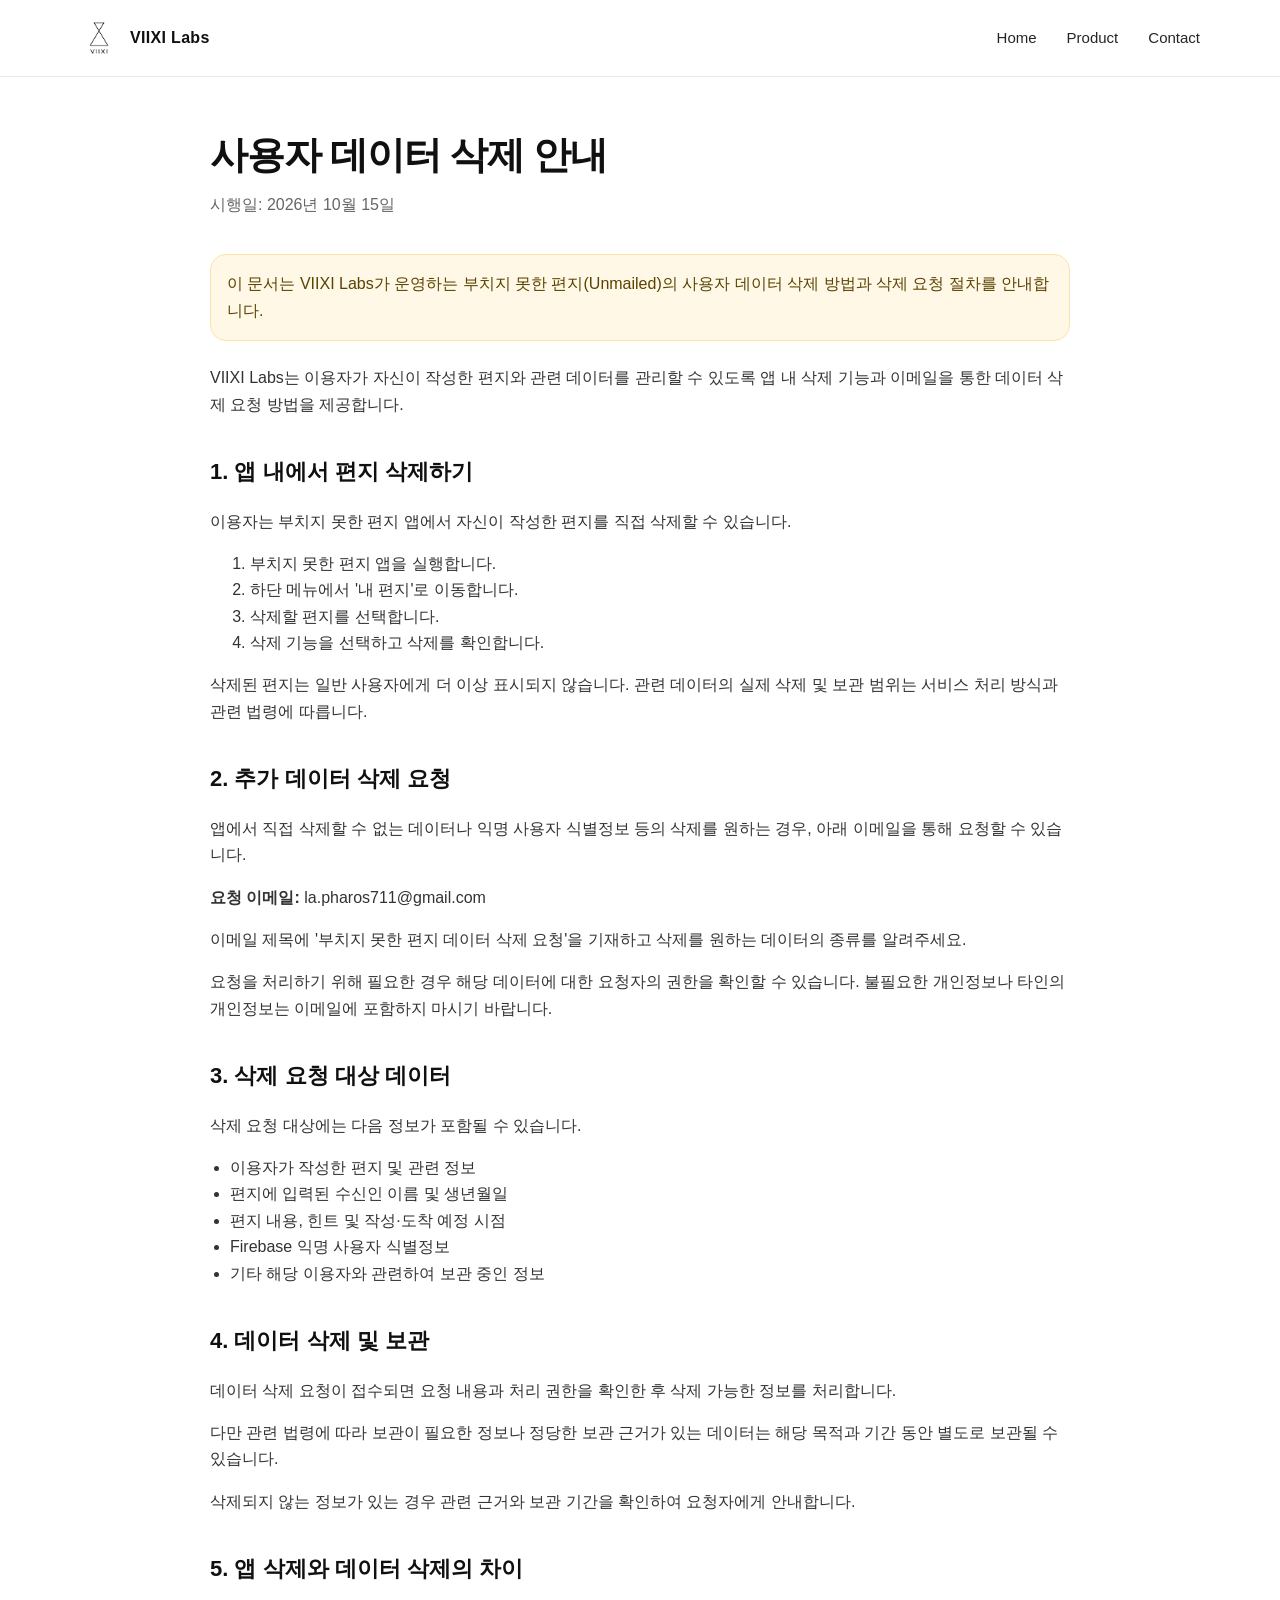
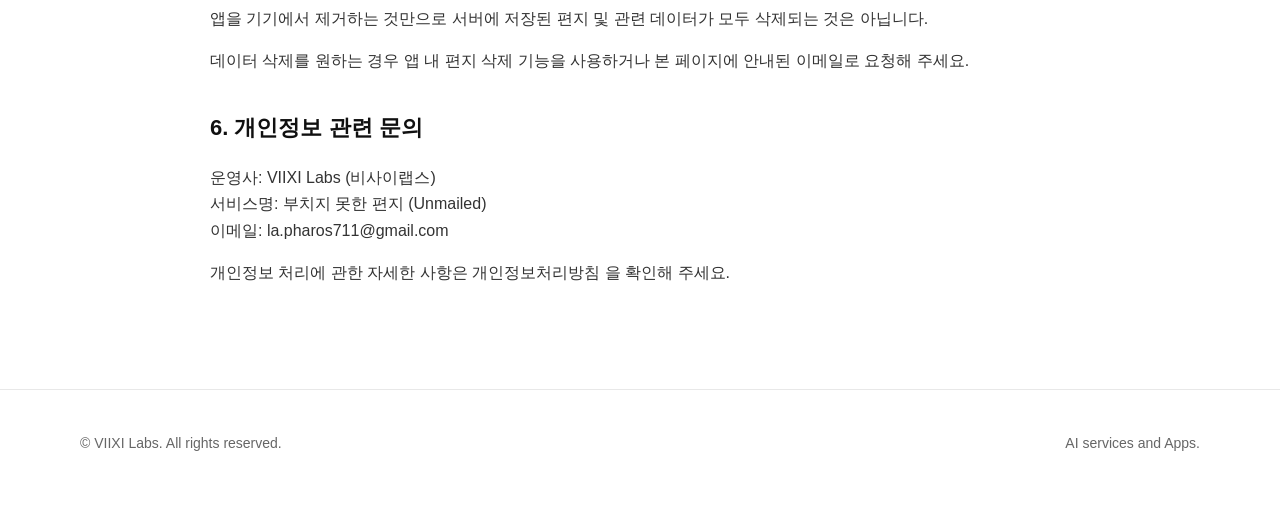
<file: unmailed/data-deletion/index.html>
<!doctype html>
<html lang="ko">
<head>
  <meta charset="utf-8">
  <meta name="viewport" content="width=device-width, initial-scale=1">

  <title>부치지 못한 편지 데이터 삭제 안내 | VIIXI Labs</title>
  <meta name="description" content="부치지 못한 편지 사용자 데이터 삭제 방법 및 요청 안내">

  <link rel="icon" type="image/png" href="/assets/only_logo.png">
  <link rel="stylesheet" href="/style.css">
</head>

<body>
  <header class="nav-wrap">
    <div class="container nav">
      <a class="brand" href="/">
        <img src="/assets/viixi-logo.png" alt="VIIXI Labs logo">
        <span>VIIXI Labs</span>
      </a>

      <nav class="nav-links">
        <a href="/">Home</a>
        <a href="/#product">Product</a>
        <a href="/#contact">Contact</a>
      </nav>
    </div>
  </header>

  <main class="container legal">
    <h1>사용자 데이터 삭제 안내</h1>

    <p class="updated">
      시행일: 2026년 10월 15일
    </p>

    <div class="notice">
      이 문서는 VIIXI Labs가 운영하는
      부치지 못한 편지(Unmailed)의
      사용자 데이터 삭제 방법과
      삭제 요청 절차를 안내합니다.
    </div>

    <p>
      VIIXI Labs는 이용자가 자신이 작성한 편지와
      관련 데이터를 관리할 수 있도록
      앱 내 삭제 기능과 이메일을 통한
      데이터 삭제 요청 방법을 제공합니다.
    </p>

    <h2>1. 앱 내에서 편지 삭제하기</h2>

    <p>
      이용자는 부치지 못한 편지 앱에서
      자신이 작성한 편지를 직접 삭제할 수 있습니다.
    </p>

    <ol>
      <li>부치지 못한 편지 앱을 실행합니다.</li>
      <li>하단 메뉴에서 '내 편지'로 이동합니다.</li>
      <li>삭제할 편지를 선택합니다.</li>
      <li>삭제 기능을 선택하고 삭제를 확인합니다.</li>
    </ol>

    <p>
      삭제된 편지는 일반 사용자에게
      더 이상 표시되지 않습니다.
      관련 데이터의 실제 삭제 및 보관 범위는
      서비스 처리 방식과 관련 법령에 따릅니다.
    </p>

    <h2>2. 추가 데이터 삭제 요청</h2>

    <p>
      앱에서 직접 삭제할 수 없는 데이터나
      익명 사용자 식별정보 등의 삭제를 원하는 경우,
      아래 이메일을 통해 요청할 수 있습니다.
    </p>

    <p>
      <strong>요청 이메일:</strong>
      <a href="mailto:la.pharos711@gmail.com">
        la.pharos711@gmail.com
      </a>
    </p>

    <p>
      이메일 제목에 '부치지 못한 편지 데이터 삭제 요청'을
      기재하고 삭제를 원하는 데이터의 종류를 알려주세요.
    </p>

    <p>
      요청을 처리하기 위해 필요한 경우
      해당 데이터에 대한 요청자의 권한을 확인할 수 있습니다.
      불필요한 개인정보나 타인의 개인정보는
      이메일에 포함하지 마시기 바랍니다.
    </p>

    <h2>3. 삭제 요청 대상 데이터</h2>

    <p>
      삭제 요청 대상에는 다음 정보가 포함될 수 있습니다.
    </p>

    <ul>
      <li>이용자가 작성한 편지 및 관련 정보</li>
      <li>편지에 입력된 수신인 이름 및 생년월일</li>
      <li>편지 내용, 힌트 및 작성·도착 예정 시점</li>
      <li>Firebase 익명 사용자 식별정보</li>
      <li>기타 해당 이용자와 관련하여 보관 중인 정보</li>
    </ul>

    <h2>4. 데이터 삭제 및 보관</h2>

    <p>
      데이터 삭제 요청이 접수되면
      요청 내용과 처리 권한을 확인한 후
      삭제 가능한 정보를 처리합니다.
    </p>

    <p>
      다만 관련 법령에 따라 보관이 필요한 정보나
      정당한 보관 근거가 있는 데이터는
      해당 목적과 기간 동안 별도로 보관될 수 있습니다.
    </p>

    <p>
      삭제되지 않는 정보가 있는 경우
      관련 근거와 보관 기간을 확인하여
      요청자에게 안내합니다.
    </p>

    <h2>5. 앱 삭제와 데이터 삭제의 차이</h2>

    <p>
      앱을 기기에서 제거하는 것만으로
      서버에 저장된 편지 및 관련 데이터가
      모두 삭제되는 것은 아닙니다.
    </p>

    <p>
      데이터 삭제를 원하는 경우
      앱 내 편지 삭제 기능을 사용하거나
      본 페이지에 안내된 이메일로 요청해 주세요.
    </p>

    <h2>6. 개인정보 관련 문의</h2>

    <p>
      운영사: VIIXI Labs (비사이랩스)<br>
      서비스명: 부치지 못한 편지 (Unmailed)<br>
      이메일:
      <a href="mailto:la.pharos711@gmail.com">
        la.pharos711@gmail.com
      </a>
    </p>

    <p>
      개인정보 처리에 관한 자세한 사항은
      <a href="/unmailed/privacy/">
        개인정보처리방침
      </a>
      을 확인해 주세요.
    </p>
  </main>

  <footer class="footer">
    <div class="container footer-inner">
      <div>© VIIXI Labs. All rights reserved.</div>
      <div>AI services and Apps.</div>
    </div>
  </footer>
</body>
</html>
</file>
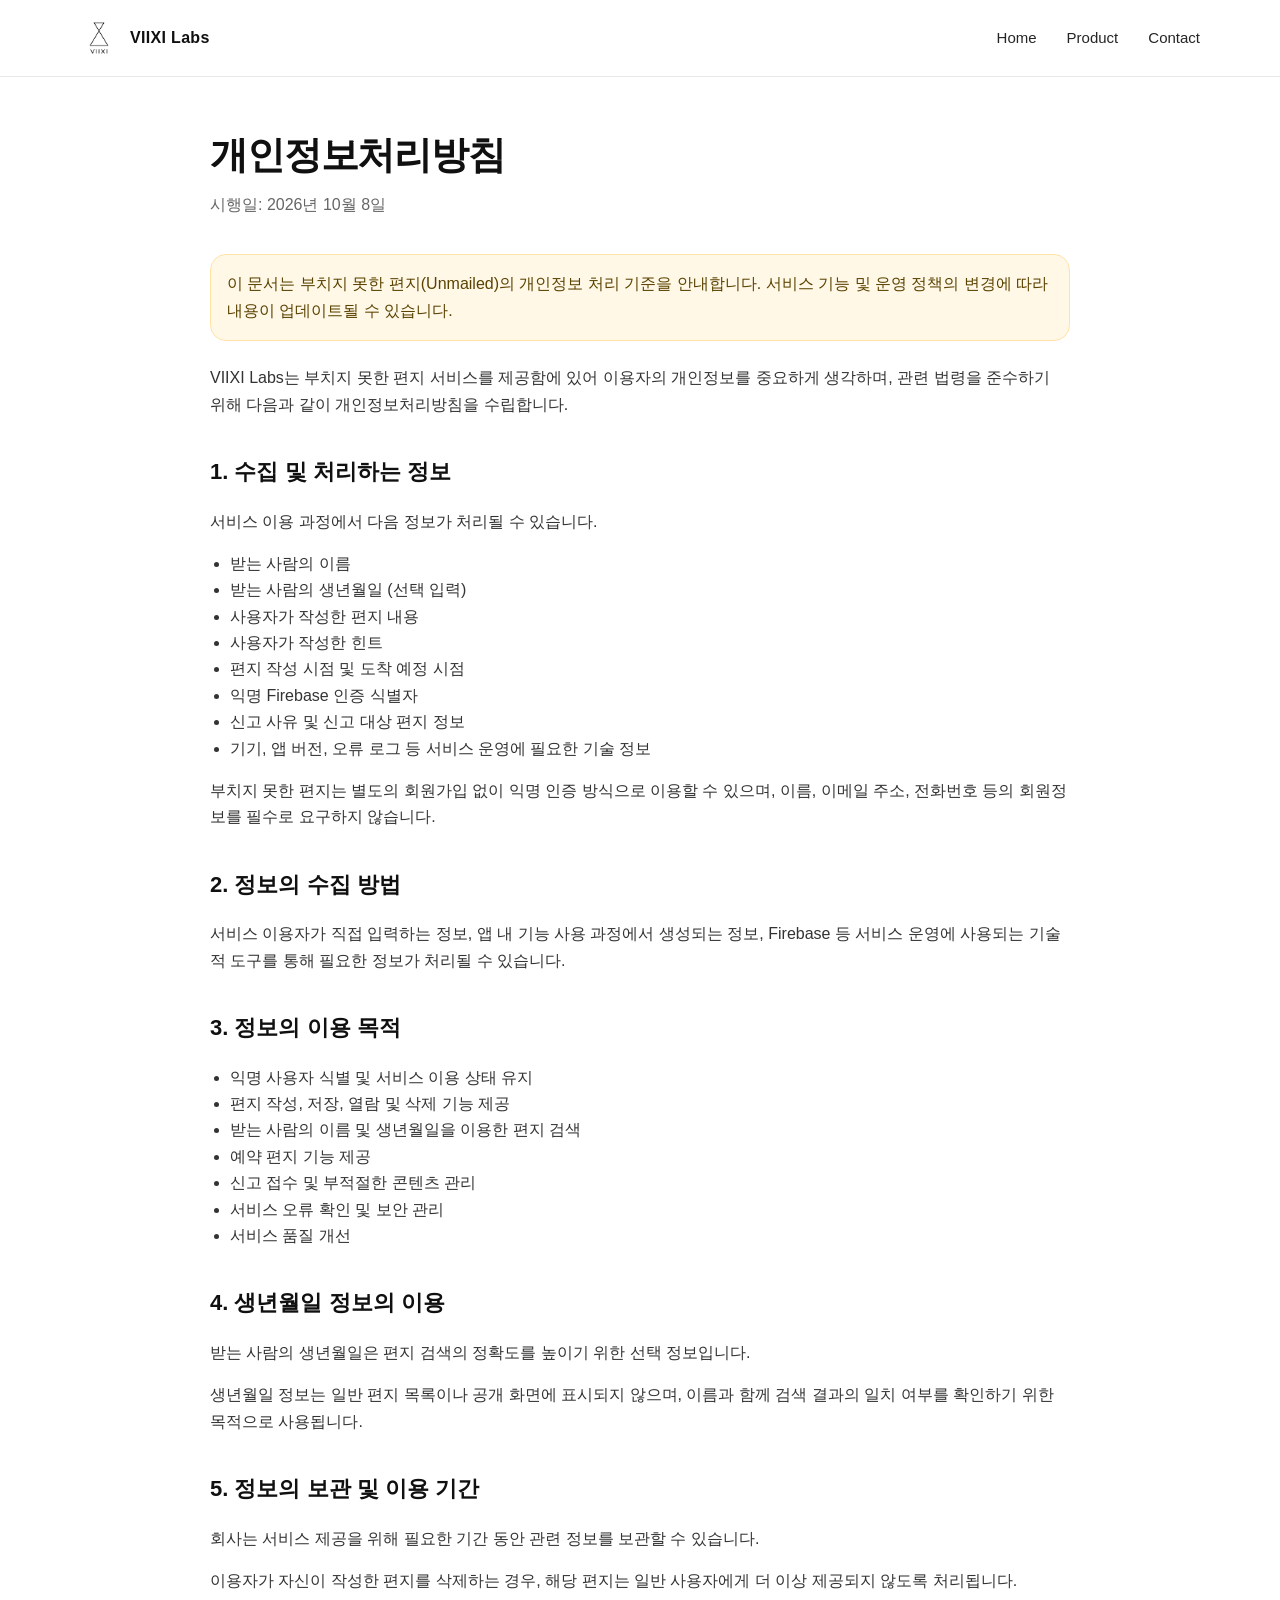
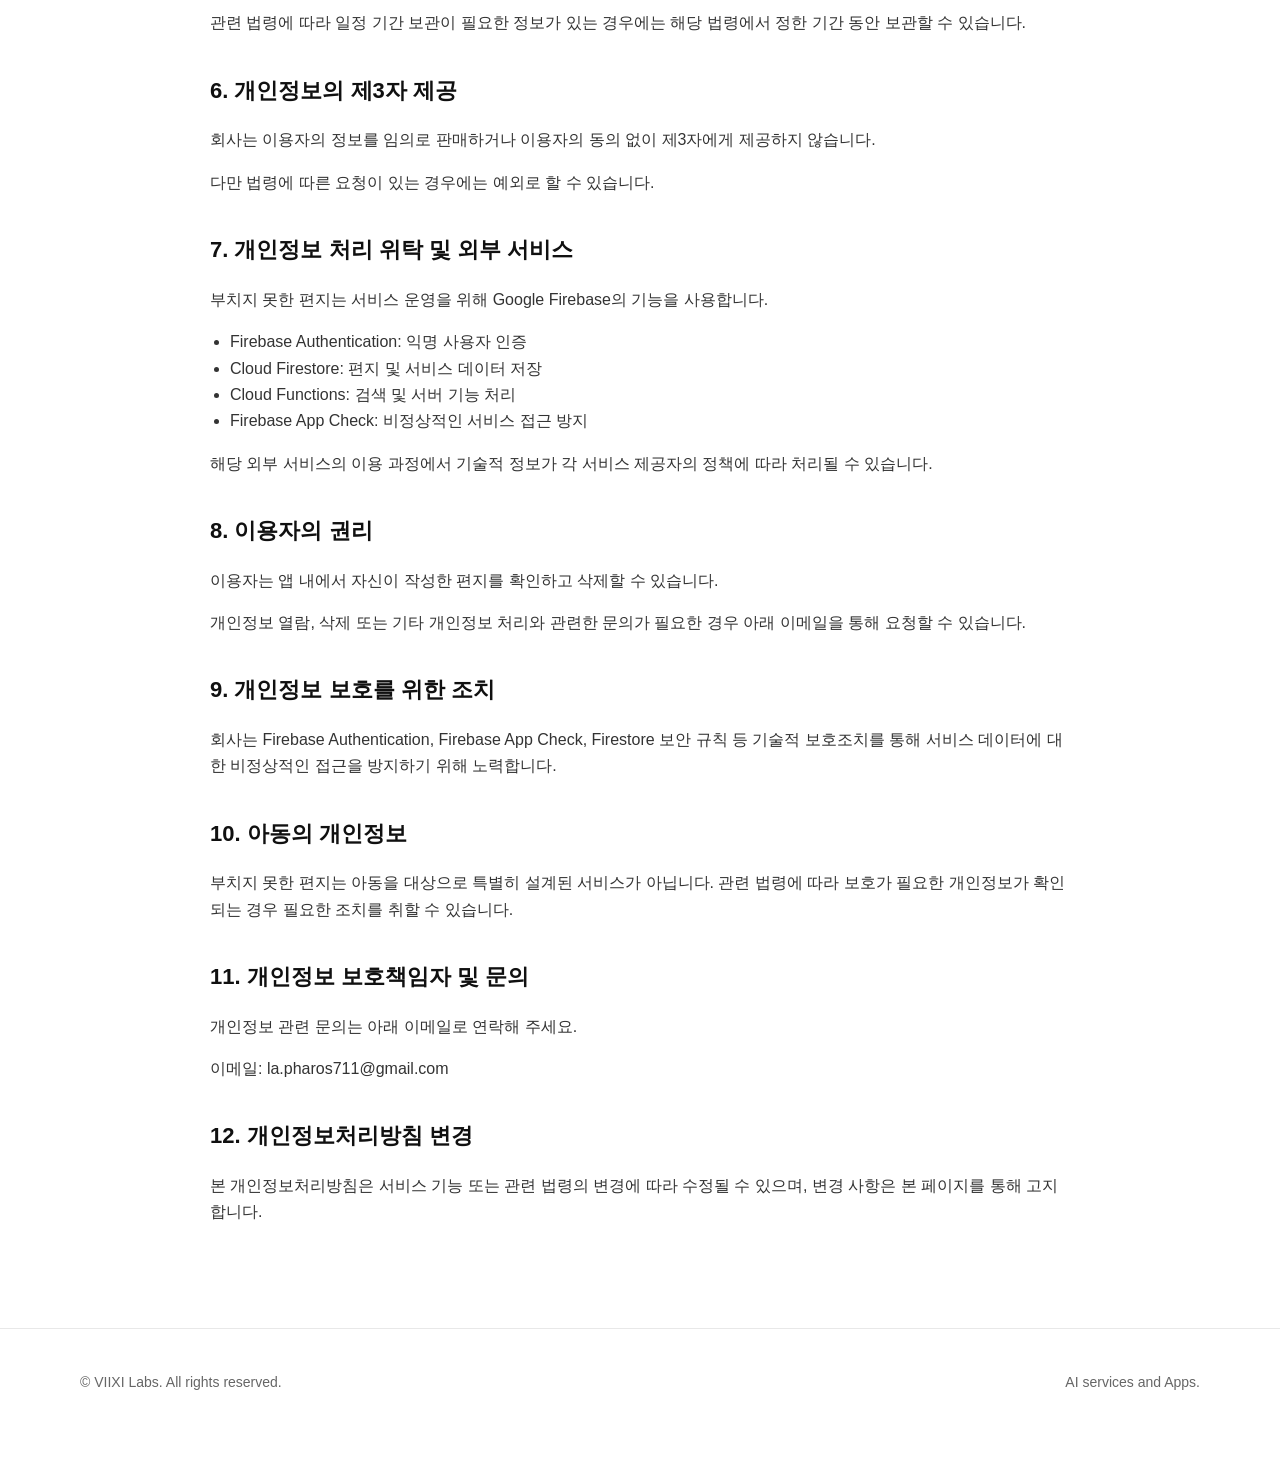
<file: unmailed/privacy/index.html>
<!doctype html>
<html lang="ko">
<head>
  <meta charset="utf-8">
  <meta name="viewport" content="width=device-width, initial-scale=1">
  <title>부치지 못한 편지 개인정보처리방침 | VIIXI Labs</title>
  <meta name="description" content="부치지 못한 편지 개인정보처리방침">
  <link rel="stylesheet" href="/style.css">
</head>

<body>
  <header class="nav-wrap">
    <div class="container nav">
      <a class="brand" href="/">
        <img src="/assets/viixi-logo.png" alt="VIIXI Labs logo">
        <span>VIIXI Labs</span>
      </a>

      <nav class="nav-links">
        <a href="/">Home</a>
        <a href="/#product">Product</a>
        <a href="/#contact">Contact</a>
      </nav>
    </div>
  </header>

  <main class="container legal">
    <h1>개인정보처리방침</h1>

    <p class="updated">
      시행일: 2026년 10월 8일
    </p>

    <div class="notice">
      이 문서는 부치지 못한 편지(Unmailed)의 개인정보 처리 기준을 안내합니다.
      서비스 기능 및 운영 정책의 변경에 따라 내용이 업데이트될 수 있습니다.
    </div>

    <p>
      VIIXI Labs는 부치지 못한 편지 서비스를 제공함에 있어
      이용자의 개인정보를 중요하게 생각하며,
      관련 법령을 준수하기 위해 다음과 같이 개인정보처리방침을 수립합니다.
    </p>

    <h2>1. 수집 및 처리하는 정보</h2>

    <p>
      서비스 이용 과정에서 다음 정보가 처리될 수 있습니다.
    </p>

    <ul>
      <li>받는 사람의 이름</li>
      <li>받는 사람의 생년월일 (선택 입력)</li>
      <li>사용자가 작성한 편지 내용</li>
      <li>사용자가 작성한 힌트</li>
      <li>편지 작성 시점 및 도착 예정 시점</li>
      <li>익명 Firebase 인증 식별자</li>
      <li>신고 사유 및 신고 대상 편지 정보</li>
      <li>기기, 앱 버전, 오류 로그 등 서비스 운영에 필요한 기술 정보</li>
    </ul>

    <p>
      부치지 못한 편지는 별도의 회원가입 없이 익명 인증 방식으로 이용할 수 있으며,
      이름, 이메일 주소, 전화번호 등의 회원정보를 필수로 요구하지 않습니다.
    </p>

    <h2>2. 정보의 수집 방법</h2>

    <p>
      서비스 이용자가 직접 입력하는 정보,
      앱 내 기능 사용 과정에서 생성되는 정보,
      Firebase 등 서비스 운영에 사용되는 기술적 도구를 통해
      필요한 정보가 처리될 수 있습니다.
    </p>

    <h2>3. 정보의 이용 목적</h2>

    <ul>
      <li>익명 사용자 식별 및 서비스 이용 상태 유지</li>
      <li>편지 작성, 저장, 열람 및 삭제 기능 제공</li>
      <li>받는 사람의 이름 및 생년월일을 이용한 편지 검색</li>
      <li>예약 편지 기능 제공</li>
      <li>신고 접수 및 부적절한 콘텐츠 관리</li>
      <li>서비스 오류 확인 및 보안 관리</li>
      <li>서비스 품질 개선</li>
    </ul>

    <h2>4. 생년월일 정보의 이용</h2>

    <p>
      받는 사람의 생년월일은 편지 검색의 정확도를 높이기 위한 선택 정보입니다.
    </p>

    <p>
      생년월일 정보는 일반 편지 목록이나 공개 화면에 표시되지 않으며,
      이름과 함께 검색 결과의 일치 여부를 확인하기 위한 목적으로 사용됩니다.
    </p>

    <h2>5. 정보의 보관 및 이용 기간</h2>

    <p>
      회사는 서비스 제공을 위해 필요한 기간 동안 관련 정보를 보관할 수 있습니다.
    </p>

    <p>
      이용자가 자신이 작성한 편지를 삭제하는 경우,
      해당 편지는 일반 사용자에게 더 이상 제공되지 않도록 처리됩니다.
    </p>

    <p>
      관련 법령에 따라 일정 기간 보관이 필요한 정보가 있는 경우에는
      해당 법령에서 정한 기간 동안 보관할 수 있습니다.
    </p>

    <h2>6. 개인정보의 제3자 제공</h2>

    <p>
      회사는 이용자의 정보를 임의로 판매하거나
      이용자의 동의 없이 제3자에게 제공하지 않습니다.
    </p>

    <p>
      다만 법령에 따른 요청이 있는 경우에는 예외로 할 수 있습니다.
    </p>

    <h2>7. 개인정보 처리 위탁 및 외부 서비스</h2>

    <p>
      부치지 못한 편지는 서비스 운영을 위해
      Google Firebase의 기능을 사용합니다.
    </p>

    <ul>
      <li>Firebase Authentication: 익명 사용자 인증</li>
      <li>Cloud Firestore: 편지 및 서비스 데이터 저장</li>
      <li>Cloud Functions: 검색 및 서버 기능 처리</li>
      <li>Firebase App Check: 비정상적인 서비스 접근 방지</li>
    </ul>

    <p>
      해당 외부 서비스의 이용 과정에서 기술적 정보가
      각 서비스 제공자의 정책에 따라 처리될 수 있습니다.
    </p>

    <h2>8. 이용자의 권리</h2>

    <p>
      이용자는 앱 내에서 자신이 작성한 편지를 확인하고 삭제할 수 있습니다.
    </p>

    <p>
      개인정보 열람, 삭제 또는 기타 개인정보 처리와 관련한 문의가 필요한 경우
      아래 이메일을 통해 요청할 수 있습니다.
    </p>

    <h2>9. 개인정보 보호를 위한 조치</h2>

    <p>
      회사는 Firebase Authentication, Firebase App Check,
      Firestore 보안 규칙 등 기술적 보호조치를 통해
      서비스 데이터에 대한 비정상적인 접근을 방지하기 위해 노력합니다.
    </p>

    <h2>10. 아동의 개인정보</h2>

    <p>
      부치지 못한 편지는 아동을 대상으로 특별히 설계된 서비스가 아닙니다.
      관련 법령에 따라 보호가 필요한 개인정보가 확인되는 경우
      필요한 조치를 취할 수 있습니다.
    </p>

    <h2>11. 개인정보 보호책임자 및 문의</h2>

    <p>
      개인정보 관련 문의는 아래 이메일로 연락해 주세요.
    </p>

    <p>
      이메일: la.pharos711@gmail.com
    </p>

    <h2>12. 개인정보처리방침 변경</h2>

    <p>
      본 개인정보처리방침은 서비스 기능 또는 관련 법령의 변경에 따라
      수정될 수 있으며, 변경 사항은 본 페이지를 통해 고지합니다.
    </p>
  </main>

  <footer class="footer">
    <div class="container footer-inner">
      <div>© VIIXI Labs. All rights reserved.</div>
      <div>AI services and Apps.</div>
    </div>
  </footer>
</body>
</html>
</file>
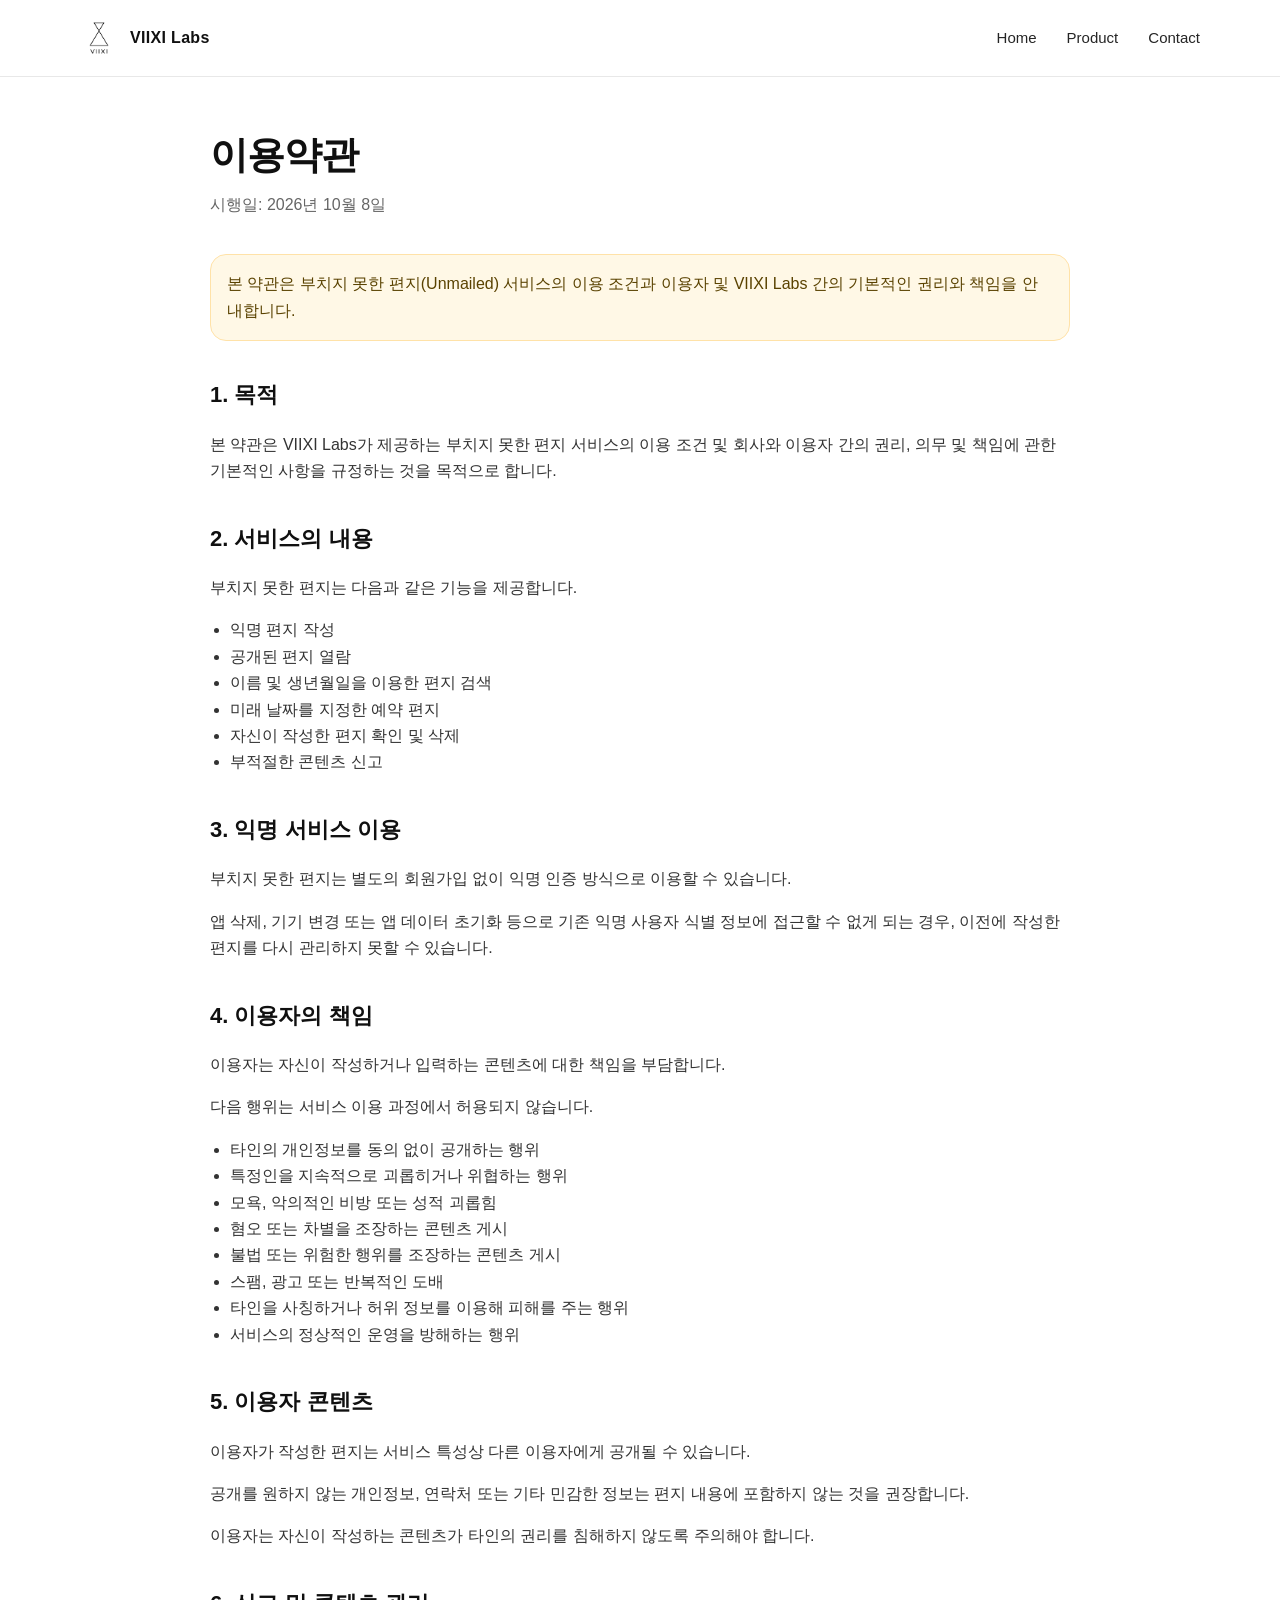
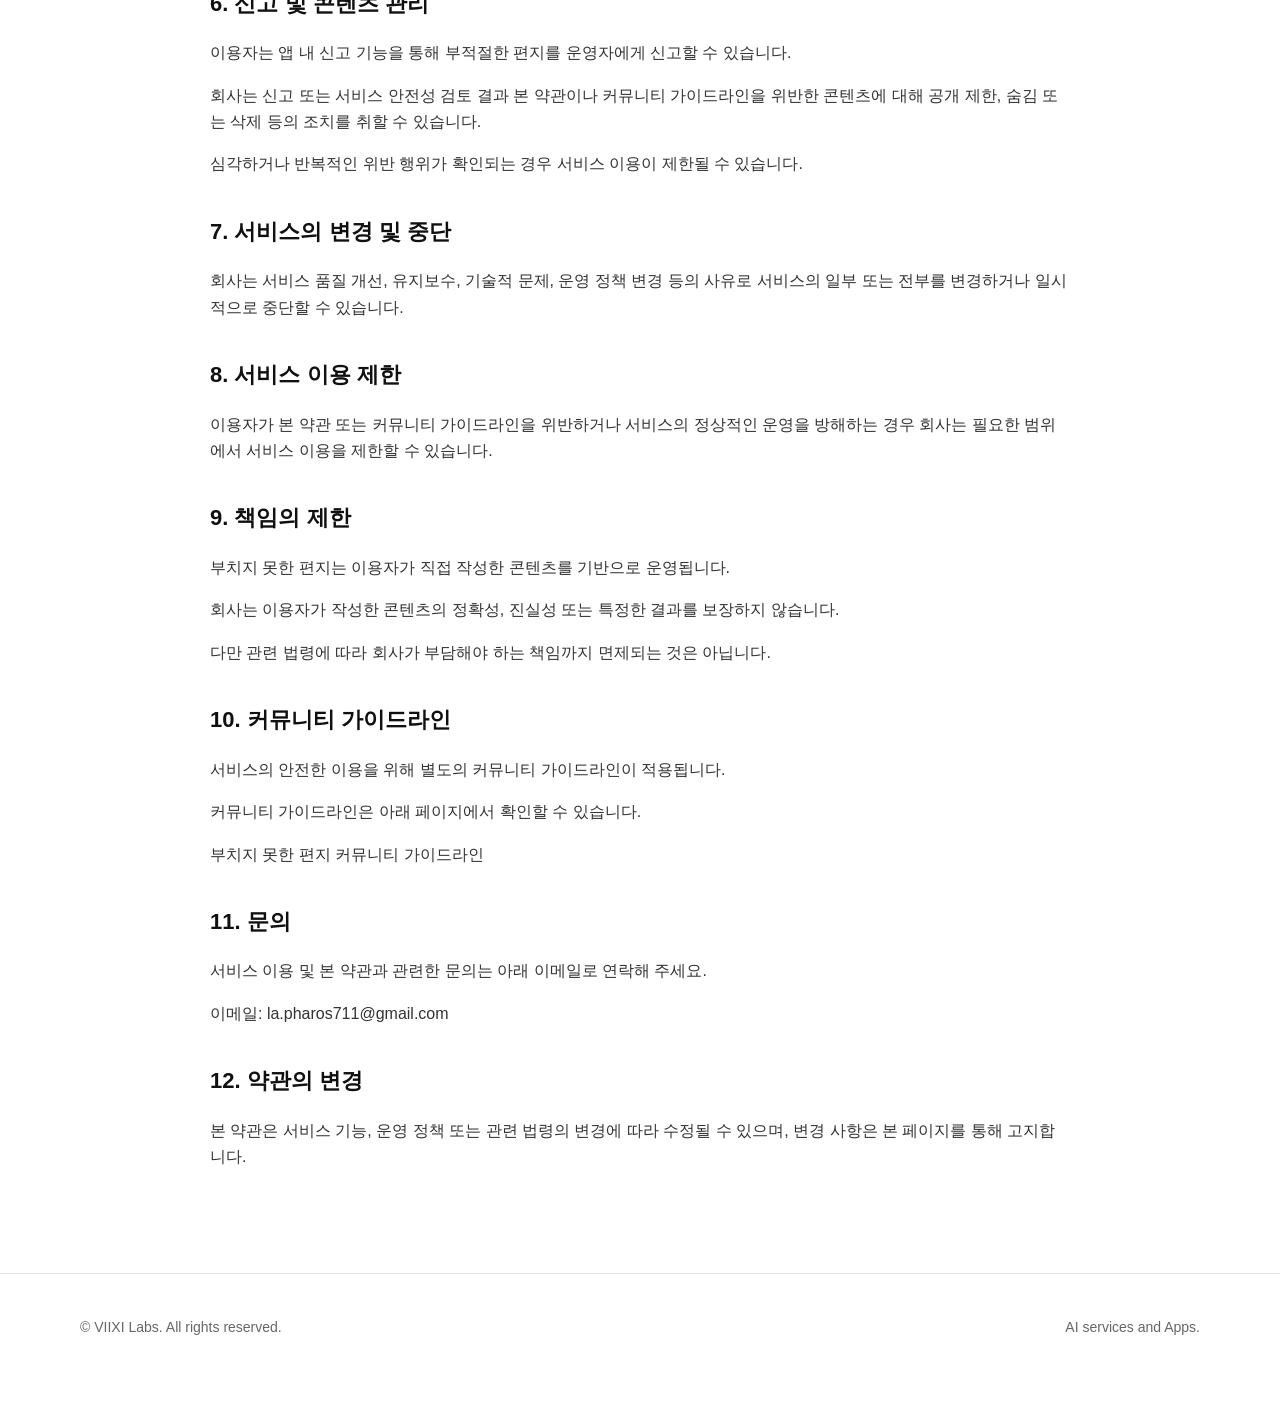
<file: unmailed/terms/index.html>
<!doctype html>
<html lang="ko">
<head>
  <meta charset="utf-8">
  <meta name="viewport" content="width=device-width, initial-scale=1">
  <title>부치지 못한 편지 이용약관 | VIIXI Labs</title>
  <meta name="description" content="부치지 못한 편지 이용약관">
  <link rel="stylesheet" href="/style.css">
</head>

<body>
  <header class="nav-wrap">
    <div class="container nav">
      <a class="brand" href="/">
        <img src="/assets/viixi-logo.png" alt="VIIXI Labs logo">
        <span>VIIXI Labs</span>
      </a>

      <nav class="nav-links">
        <a href="/">Home</a>
        <a href="/#product">Product</a>
        <a href="/#contact">Contact</a>
      </nav>
    </div>
  </header>

  <main class="container legal">
    <h1>이용약관</h1>

    <p class="updated">
      시행일: 2026년 10월 8일
    </p>

    <div class="notice">
      본 약관은 부치지 못한 편지(Unmailed) 서비스의 이용 조건과
      이용자 및 VIIXI Labs 간의 기본적인 권리와 책임을 안내합니다.
    </div>

    <h2>1. 목적</h2>

    <p>
      본 약관은 VIIXI Labs가 제공하는 부치지 못한 편지 서비스의
      이용 조건 및 회사와 이용자 간의 권리, 의무 및 책임에 관한
      기본적인 사항을 규정하는 것을 목적으로 합니다.
    </p>

    <h2>2. 서비스의 내용</h2>

    <p>
      부치지 못한 편지는 다음과 같은 기능을 제공합니다.
    </p>

    <ul>
      <li>익명 편지 작성</li>
      <li>공개된 편지 열람</li>
      <li>이름 및 생년월일을 이용한 편지 검색</li>
      <li>미래 날짜를 지정한 예약 편지</li>
      <li>자신이 작성한 편지 확인 및 삭제</li>
      <li>부적절한 콘텐츠 신고</li>
    </ul>

    <h2>3. 익명 서비스 이용</h2>

    <p>
      부치지 못한 편지는 별도의 회원가입 없이
      익명 인증 방식으로 이용할 수 있습니다.
    </p>

    <p>
      앱 삭제, 기기 변경 또는 앱 데이터 초기화 등으로
      기존 익명 사용자 식별 정보에 접근할 수 없게 되는 경우,
      이전에 작성한 편지를 다시 관리하지 못할 수 있습니다.
    </p>

    <h2>4. 이용자의 책임</h2>

    <p>
      이용자는 자신이 작성하거나 입력하는 콘텐츠에 대한 책임을 부담합니다.
    </p>

    <p>
      다음 행위는 서비스 이용 과정에서 허용되지 않습니다.
    </p>

    <ul>
      <li>타인의 개인정보를 동의 없이 공개하는 행위</li>
      <li>특정인을 지속적으로 괴롭히거나 위협하는 행위</li>
      <li>모욕, 악의적인 비방 또는 성적 괴롭힘</li>
      <li>혐오 또는 차별을 조장하는 콘텐츠 게시</li>
      <li>불법 또는 위험한 행위를 조장하는 콘텐츠 게시</li>
      <li>스팸, 광고 또는 반복적인 도배</li>
      <li>타인을 사칭하거나 허위 정보를 이용해 피해를 주는 행위</li>
      <li>서비스의 정상적인 운영을 방해하는 행위</li>
    </ul>

    <h2>5. 이용자 콘텐츠</h2>

    <p>
      이용자가 작성한 편지는 서비스 특성상
      다른 이용자에게 공개될 수 있습니다.
    </p>

    <p>
      공개를 원하지 않는 개인정보,
      연락처 또는 기타 민감한 정보는
      편지 내용에 포함하지 않는 것을 권장합니다.
    </p>

    <p>
      이용자는 자신이 작성하는 콘텐츠가
      타인의 권리를 침해하지 않도록 주의해야 합니다.
    </p>

    <h2>6. 신고 및 콘텐츠 관리</h2>

    <p>
      이용자는 앱 내 신고 기능을 통해
      부적절한 편지를 운영자에게 신고할 수 있습니다.
    </p>

    <p>
      회사는 신고 또는 서비스 안전성 검토 결과
      본 약관이나 커뮤니티 가이드라인을 위반한 콘텐츠에 대해
      공개 제한, 숨김 또는 삭제 등의 조치를 취할 수 있습니다.
    </p>

    <p>
      심각하거나 반복적인 위반 행위가 확인되는 경우
      서비스 이용이 제한될 수 있습니다.
    </p>

    <h2>7. 서비스의 변경 및 중단</h2>

    <p>
      회사는 서비스 품질 개선, 유지보수, 기술적 문제,
      운영 정책 변경 등의 사유로 서비스의 일부 또는 전부를
      변경하거나 일시적으로 중단할 수 있습니다.
    </p>

    <h2>8. 서비스 이용 제한</h2>

    <p>
      이용자가 본 약관 또는 커뮤니티 가이드라인을 위반하거나
      서비스의 정상적인 운영을 방해하는 경우
      회사는 필요한 범위에서 서비스 이용을 제한할 수 있습니다.
    </p>

    <h2>9. 책임의 제한</h2>

    <p>
      부치지 못한 편지는 이용자가 직접 작성한 콘텐츠를 기반으로 운영됩니다.
    </p>

    <p>
      회사는 이용자가 작성한 콘텐츠의 정확성,
      진실성 또는 특정한 결과를 보장하지 않습니다.
    </p>

    <p>
      다만 관련 법령에 따라 회사가 부담해야 하는 책임까지
      면제되는 것은 아닙니다.
    </p>

    <h2>10. 커뮤니티 가이드라인</h2>

    <p>
      서비스의 안전한 이용을 위해 별도의 커뮤니티 가이드라인이 적용됩니다.
    </p>

    <p>
      커뮤니티 가이드라인은 아래 페이지에서 확인할 수 있습니다.
    </p>

    <p>
      <a href="/unmailed/community-guidelines/">
        부치지 못한 편지 커뮤니티 가이드라인
      </a>
    </p>

    <h2>11. 문의</h2>

    <p>
      서비스 이용 및 본 약관과 관련한 문의는
      아래 이메일로 연락해 주세요.
    </p>

    <p>
      이메일: la.pharos711@gmail.com
    </p>

    <h2>12. 약관의 변경</h2>

    <p>
      본 약관은 서비스 기능, 운영 정책 또는 관련 법령의 변경에 따라
      수정될 수 있으며, 변경 사항은 본 페이지를 통해 고지합니다.
    </p>
  </main>

  <footer class="footer">
    <div class="container footer-inner">
      <div>© VIIXI Labs. All rights reserved.</div>
      <div>AI services and Apps.</div>
    </div>
  </footer>
</body>
</html>
</file>
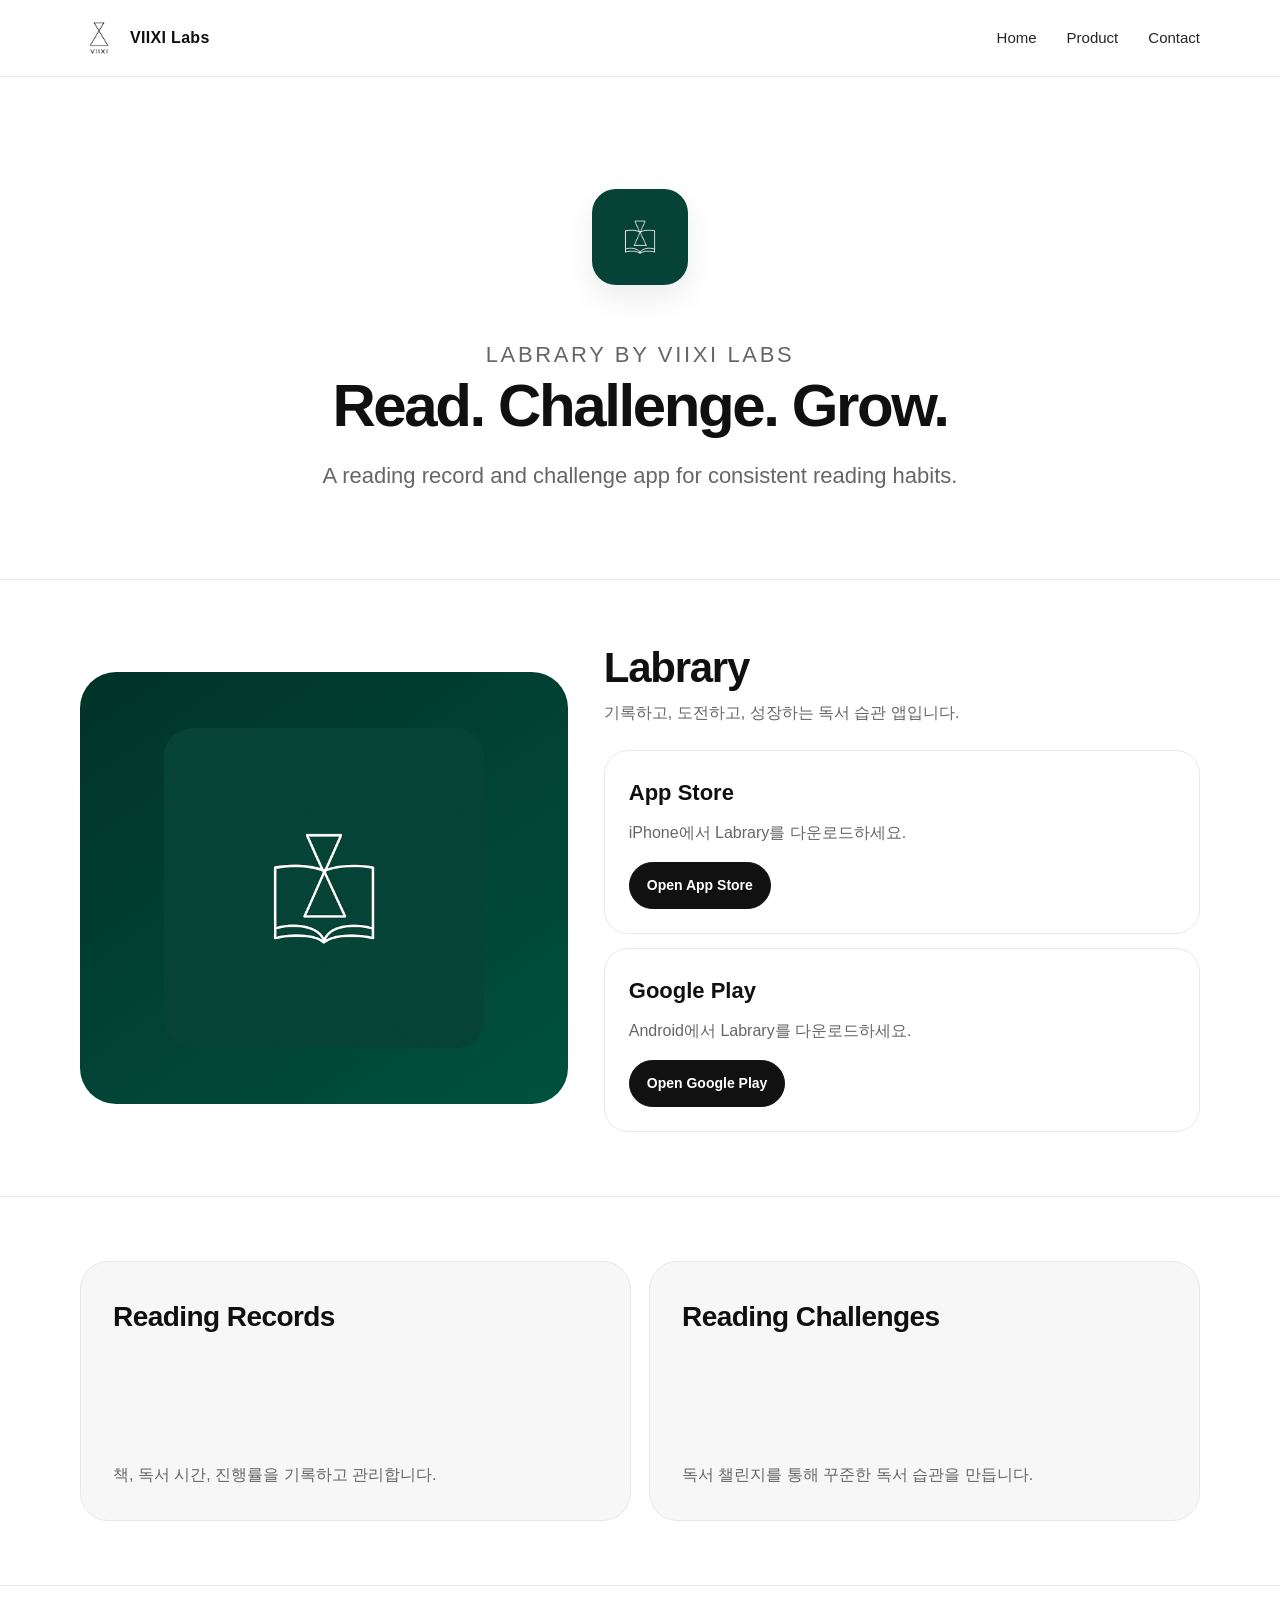
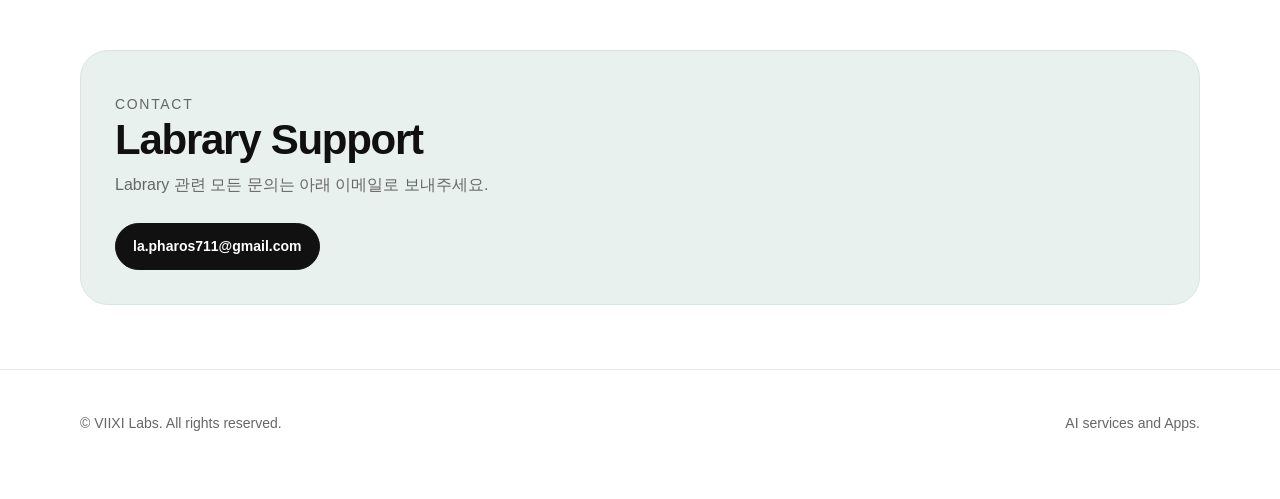
<file: viixi-site-v2/labrary/index.html>
<!doctype html>
<html lang="ko">
<head>
  <meta charset="utf-8">
  <meta name="viewport" content="width=device-width, initial-scale=1">
  <title>Labrary | Read. Challenge. Grow.</title>
  <meta name="description" content="Labrary is a reading record and challenge app by VIIXI Labs.">
  <link rel="stylesheet" href="/style.css">
</head>
<body>
  <header class="nav-wrap">
    <div class="container nav">
      <a class="brand" href="/">
        <img src="/assets/viixi-logo.png" alt="VIIXI Labs logo">
        <span>VIIXI Labs</span>
      </a>
      <nav class="nav-links">
        <a href="/">Home</a>
        <a href="/#product">Product</a>
        <a href="/#contact">Contact</a>
      </nav>
    </div>
  </header>
  
<main>
  <section class="container hero">
    <img class="app-icon" src="/assets/labrary-icon.png" alt="Labrary app icon" style="width:96px;height:96px;border-radius:24px;margin-bottom:24px;">
    <p class="eyebrow">Labrary by VIIXI Labs</p>
    <h1>Read. Challenge. Grow.</h1>
    <p>A reading record and challenge app for consistent reading habits.</p>
  </section>

  <section class="section">
    <div class="container split">
      <div class="labrary-panel">
        <img src="/assets/labrary-icon.png" alt="Labrary icon">
      </div>

      <div>
        <h2>Labrary</h2>
        <p class="section-desc">기록하고, 도전하고, 성장하는 독서 습관 앱입니다.</p>

        <div class="store-card" style="margin-top:24px;">
          <h3>App Store</h3>
          <p>iPhone에서 Labrary를 다운로드하세요.</p>
          <a class="button dark" href="https://apps.apple.com/app/id6758513187" target="_blank" rel="noopener">Open App Store</a>
        </div>

        <div class="store-card">
          <h3>Google Play</h3>
          <p>Android에서 Labrary를 다운로드하세요.</p>
          <a class="button dark" href="https://play.google.com/store/apps/details?id=com.la_pharos.labrary" target="_blank" rel="noopener">Open Google Play</a>
        </div>
      </div>
    </div>
  </section>

  <section class="section">
    <div class="container">
      <div class="grid">
        <article class="card">
          <h3>Reading Records</h3>
          <p>책, 독서 시간, 진행률을 기록하고 관리합니다.</p>
        </article>
        <article class="card">
          <h3>Reading Challenges</h3>
          <p>독서 챌린지를 통해 꾸준한 독서 습관을 만듭니다.</p>
        </article>
      </div>
    </div>
  </section>

  <section class="section" id="contact">
    <div class="container">
      <div class="contact-box">
        <p class="eyebrow">Contact</p>
        <h2>Labrary Support</h2>
        <p>Labrary 관련 모든 문의는 아래 이메일로 보내주세요.</p>
        <div class="button-row">
          <a class="button dark" href="mailto:la.pharos711@gmail.com">la.pharos711@gmail.com</a>
        </div>
      </div>
    </div>
  </section>
</main>

  <footer class="footer">
    <div class="container footer-inner">
      <div>© VIIXI Labs. All rights reserved.</div>
      <div>AI services and Apps.</div>
    </div>
  </footer>
</body>
</html>
</file>
<file: style.css>
:root {
  --bg: #ffffff;
  --text: #101010;
  --muted: #666666;
  --soft: #f7f7f7;
  --line: #e8e8e8;
  --green: #013328;
  --green-soft: #e8f1ed;
}

* {
  box-sizing: border-box;
}

html {
  scroll-behavior: smooth;
}

body {
  margin: 0;
  background: var(--bg);
  color: var(--text);
  font-family: -apple-system, BlinkMacSystemFont, "Segoe UI", Roboto, "Noto Sans KR", "Apple SD Gothic Neo", Arial, sans-serif;
  line-height: 1.65;
}

a {
  color: inherit;
  text-decoration: none;
}

.container {
  width: min(1120px, calc(100% - 40px));
  margin: 0 auto;
}

.nav-wrap {
  position: sticky;
  top: 0;
  z-index: 10;
  background: rgba(255, 255, 255, 0.88);
  backdrop-filter: blur(18px);
  border-bottom: 1px solid var(--line);
}

.nav {
  height: 76px;
  display: flex;
  align-items: center;
  justify-content: space-between;
}

.brand {
  display: inline-flex;
  align-items: center;
  gap: 12px;
  font-weight: 650;
  letter-spacing: 0.02em;
}

.brand img {
  width: 38px;
  height: 38px;
  object-fit: contain;
}

.nav-links {
  display: flex;
  align-items: center;
  gap: 30px;
  font-size: 15px;
  color: #252525;
}

.nav-links a:hover,
.button:hover {
  opacity: 0.72;
}

.hero {
  padding: 112px 0 84px;
  text-align: center;
}

.hero-logo {
  width: 176px;
  height: auto;
  object-fit: fit;
  margin-bottom: 5px;
}

.eyebrow {
  margin: 0 0 12px;
  font-size: 14px;
  color: var(--muted);
  letter-spacing: 0.12em;
  text-transform: uppercase;
}

h1 {
  margin: 0;
  font-size: clamp(30px, 6vw, 60px);
  line-height: 1.08;
  letter-spacing: -0.04em;
  font-weight: 720;
}

.hero p {
  margin: 20px auto 0;
  max-width: 720px;
  font-size: clamp(18px, 2vw, 22px);
  color: var(--muted);
}

.section {
  padding: 64px 0;
  border-top: 1px solid var(--line);
}

.section-head {
  display: flex;
  align-items: end;
  justify-content: space-between;
  gap: 24px;
  margin-bottom: 24px;
}

.section h2 {
  margin: 0;
  font-size: clamp(28px, 4vw, 42px);
  letter-spacing: -0.03em;
  line-height: 1.15;
}

.section-desc {
  margin: 8px 0 0;
  color: var(--muted);
}

.grid {
  display: grid;
  grid-template-columns: repeat(2, minmax(0, 1fr));
  gap: 18px;
}

.card {
  background: var(--soft);
  border: 1px solid var(--line);
  border-radius: 28px;
  padding: 32px;
  min-height: 260px;
  display: flex;
  flex-direction: column;
  justify-content: space-between;
}

.card h3 {
  margin: 0 0 10px;
  font-size: 28px;
  letter-spacing: -0.02em;
}

.card p {
  margin: 0;
  color: var(--muted);
}

.product-title-row {
  display: flex;
  align-items: center;
  gap: 16px;
}

.app-icon {
  width: 64px;
  height: 64px;
  border-radius: 16px;
  object-fit: cover;
  box-shadow: 0 12px 30px rgba(0, 0, 0, 0.08);
}

.button-row {
  display: flex;
  flex-wrap: wrap;
  gap: 10px;
  margin-top: 24px;
}

.button {
  display: inline-flex;
  align-items: center;
  justify-content: center;
  border: 1px solid #111111;
  border-radius: 999px;
  padding: 11px 17px;
  font-size: 14px;
  font-weight: 560;
}

.button.dark {
  background: #111111;
  color: #ffffff;
}

.button.secondary {
  border-color: var(--line);
  color: var(--muted);
  background: #ffffff;
}

.split {
  display: grid;
  grid-template-columns: 0.9fr 1.1fr;
  gap: 36px;
  align-items: center;
}

.labrary-panel {
  background: linear-gradient(145deg, #013328, #00513f);
  border-radius: 36px;
  padding: 56px 28px;
  display: flex;
  justify-content: center;
  align-items: center;
}

.labrary-panel.unmailed-panel {
  background: #FAFAF8 !important;
}

.labrary-panel img {
  width: min(320px, 78%);
  height: auto;
  border-radius: 28px;
}

.store-card {
  background: #ffffff;
  border: 1px solid var(--line);
  border-radius: 24px;
  padding: 24px;
}

.store-card + .store-card {
  margin-top: 14px;
}

.store-card h3 {
  margin: 0 0 8px;
  font-size: 22px;
}

.store-card p {
  margin: 0 0 16px;
  color: var(--muted);
}

.contact-box {
  background: var(--green-soft);
  border: 1px solid #d7e6df;
  border-radius: 28px;
  padding: 34px;
}

.contact-box p {
  margin: 8px 0 0;
  color: var(--muted);
}

.footer {
  padding: 42px 0 64px;
  border-top: 1px solid var(--line);
  color: var(--muted);
  font-size: 14px;
}

.footer-inner {
  display: flex;
  justify-content: space-between;
  gap: 24px;
  flex-wrap: wrap;
}

.legal {
  max-width: 860px;
  padding: 58px 0 86px;
}

.legal h1 {
  font-size: 38px;
  letter-spacing: -0.03em;
  font-weight: 720;
  margin-bottom: 8px;
}

.legal .updated {
  color: var(--muted);
  margin-bottom: 36px;
}

.legal h2 {
  margin-top: 36px;
  font-size: 22px;
}

.legal p,
.legal li {
  color: #333333;
}

.legal ul {
  padding-left: 20px;
}

.notice {
  background: #fff8e6;
  border: 1px solid #ffe2a8;
  border-radius: 16px;
  padding: 16px;
  color: #5a4200;
  margin: 24px 0;
}

@media (max-width: 760px) {
  .nav {
    height: auto;
    padding: 18px 0;
    align-items: flex-start;
    gap: 16px;
    flex-direction: column;
  }

  .nav-links {
    gap: 18px;
    flex-wrap: wrap;
  }

  .hero {
    padding: 72px 0 60px;
  }

  .hero-logo {
    width: 140px;
  }

  .grid,
  .split {
    grid-template-columns: 1fr;
  }

  .section-head {
    align-items: flex-start;
    flex-direction: column;
  }

  .card {
    min-height: 230px;
  }
}
</file>
